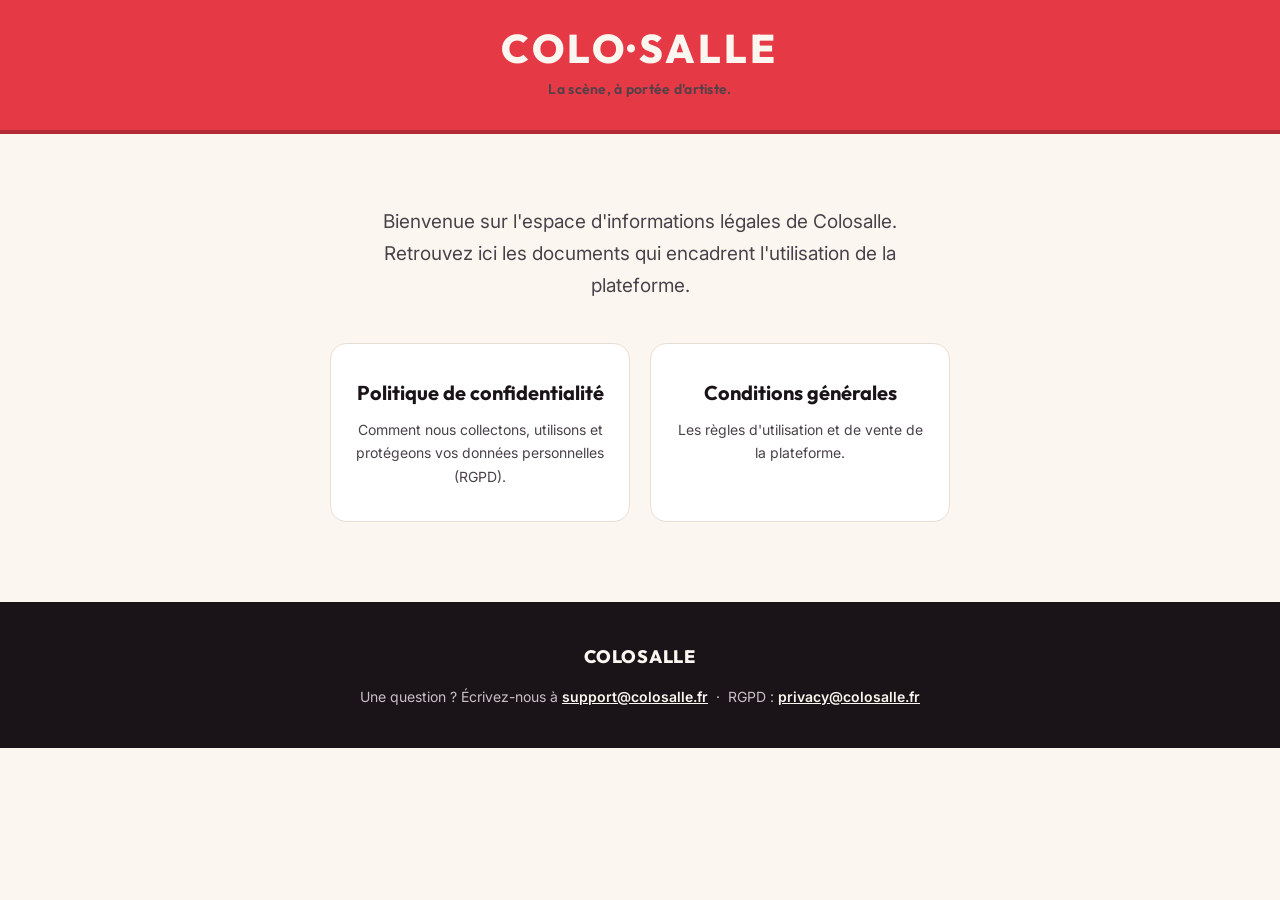
<file: index.html>
<!DOCTYPE html>
<html lang="fr">
<head>
<meta charset="UTF-8">
<meta name="viewport" content="width=device-width, initial-scale=1">
<title>Colosalle — Informations légales</title>
<meta name="description" content="Conditions générales et politique de confidentialité de Colosalle, la marketplace des lieux artistiques.">
<link rel="preconnect" href="https://fonts.googleapis.com">
<link rel="preconnect" href="https://fonts.gstatic.com" crossorigin>
<link href="https://fonts.googleapis.com/css2?family=Outfit:wght@400;600;700;800&family=Inter:wght@400;600;700&display=swap" rel="stylesheet">
<link rel="stylesheet" href="style.css">
</head>
<body class="home">
<header class="site-header">
  <h1 class="wordmark">COLO<span class="dot">·</span><span class="salle">SALLE</span></h1>
  <p class="tagline">La scène, à portée d'artiste.</p>
</header>

<main>
  <p class="lead">Bienvenue sur l'espace d'informations légales de Colosalle. Retrouvez ici les documents qui encadrent l'utilisation de la plateforme.</p>
  <div class="card-grid">
    <a class="card" href="confidentialite.html">
      <h2>Politique de confidentialité</h2>
      <p>Comment nous collectons, utilisons et protégeons vos données personnelles (RGPD).</p>
    </a>
    <a class="card" href="cgu.html">
      <h2>Conditions générales</h2>
      <p>Les règles d'utilisation et de vente de la plateforme.</p>
    </a>
  </div>
</main>

<footer class="site-footer">
  <span class="foot-word">Colosalle</span>
  Une question ? Écrivez-nous à
  <a href="mailto:support@colosalle.fr">support@colosalle.fr</a>
  &nbsp;·&nbsp; RGPD :
  <a href="mailto:privacy@colosalle.fr">privacy@colosalle.fr</a>
</footer>
</body>
</html>
</file>
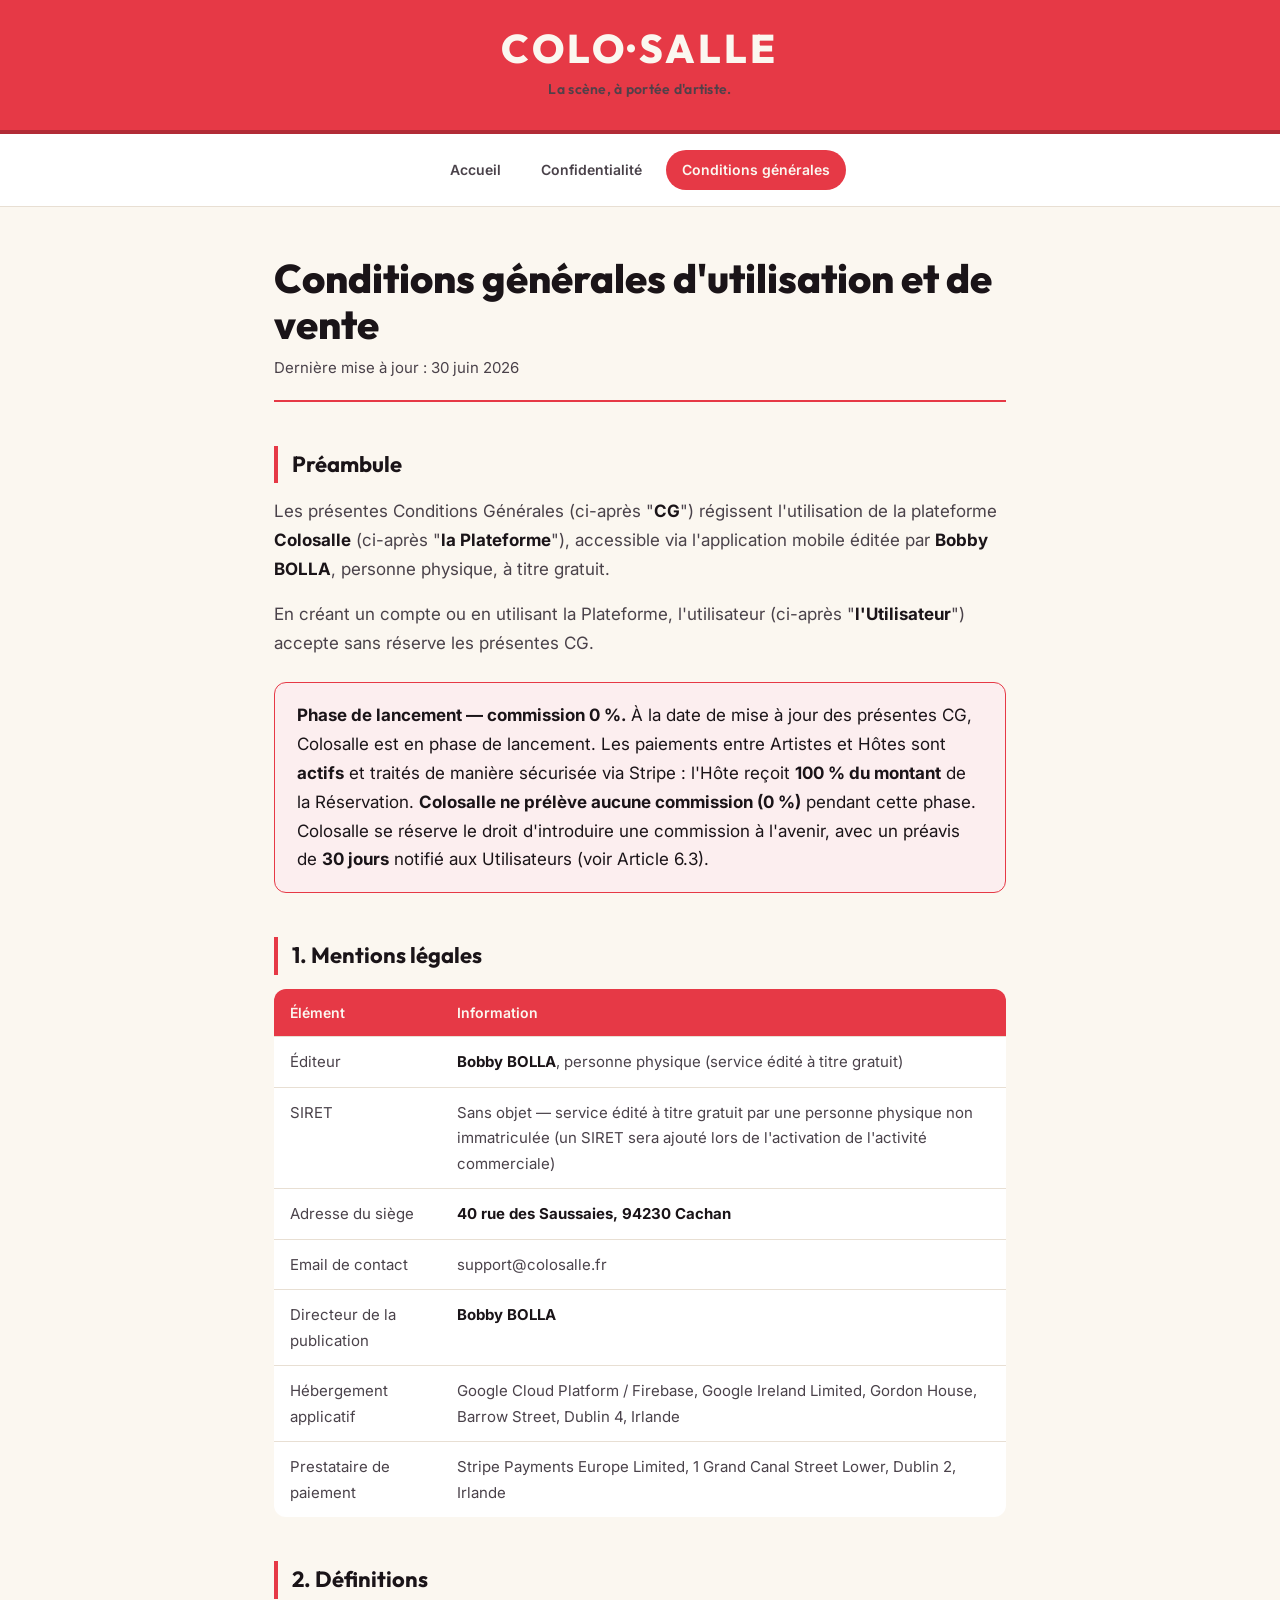
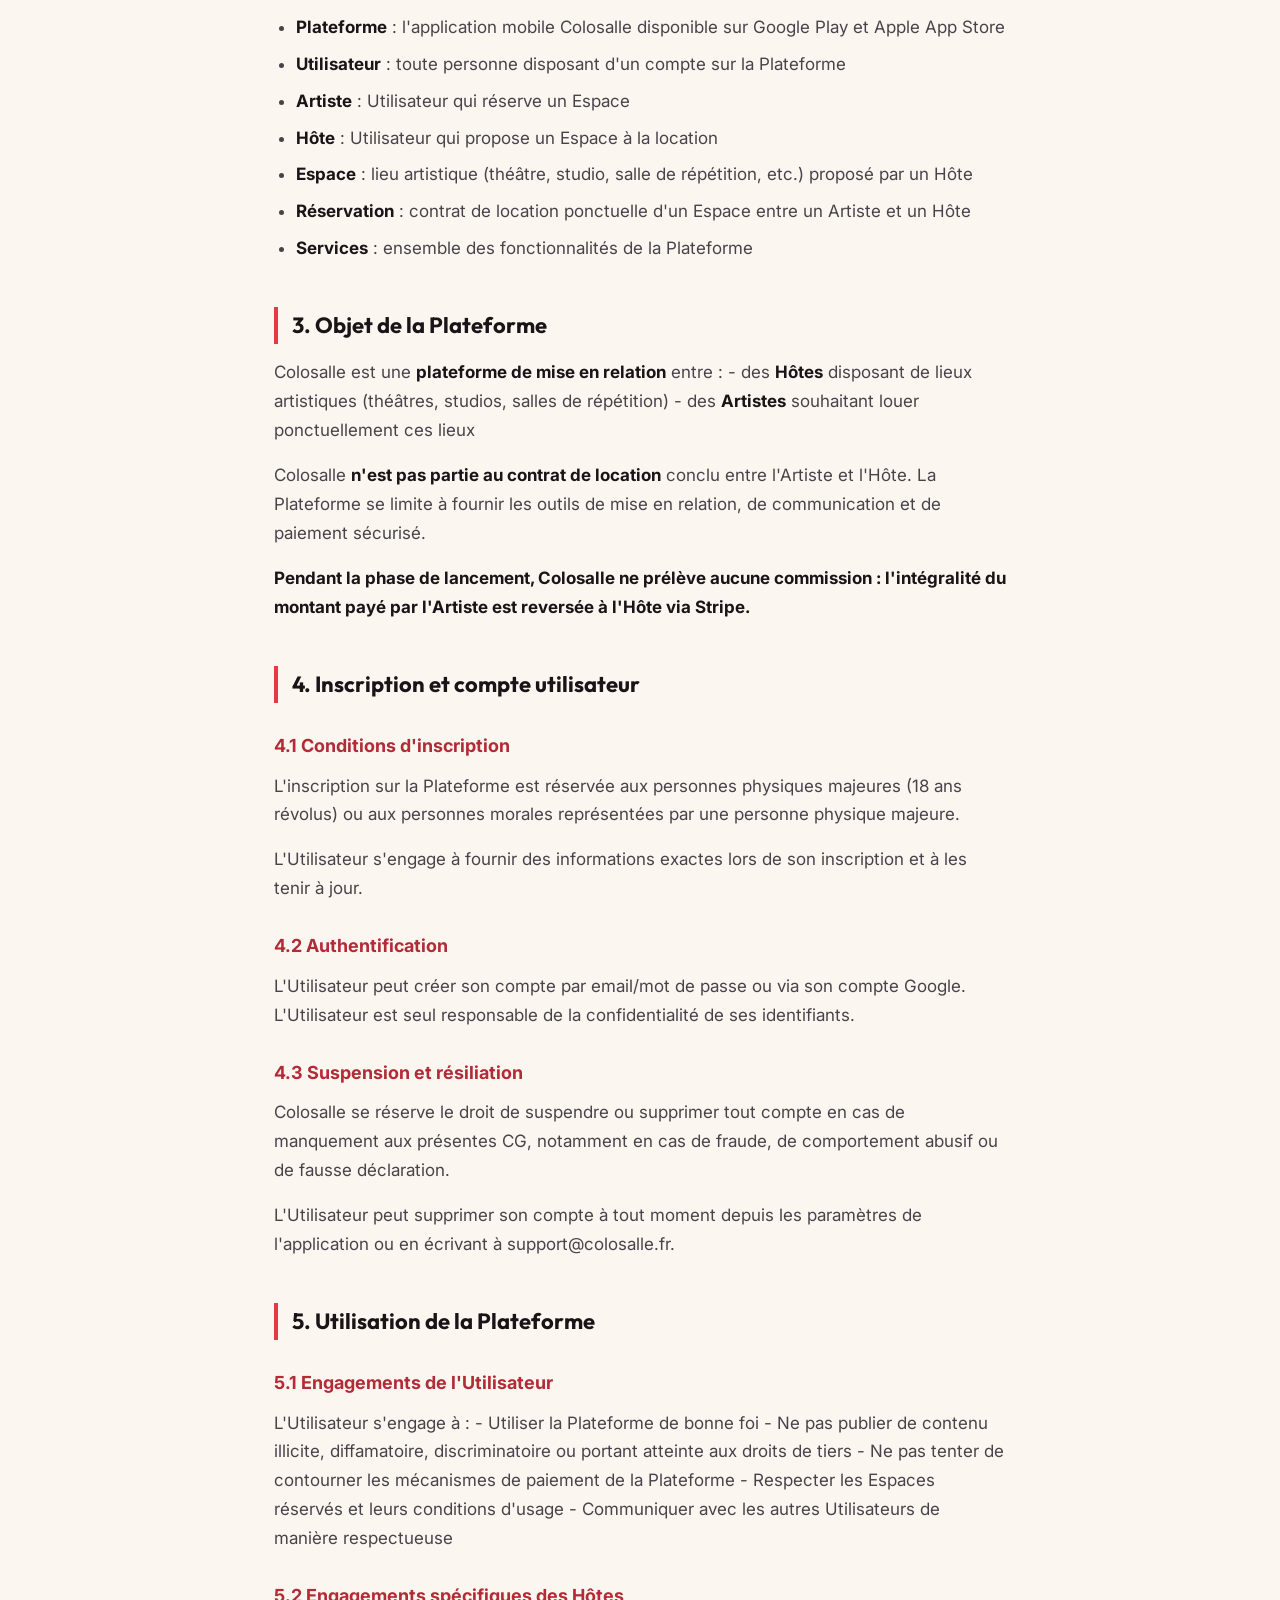
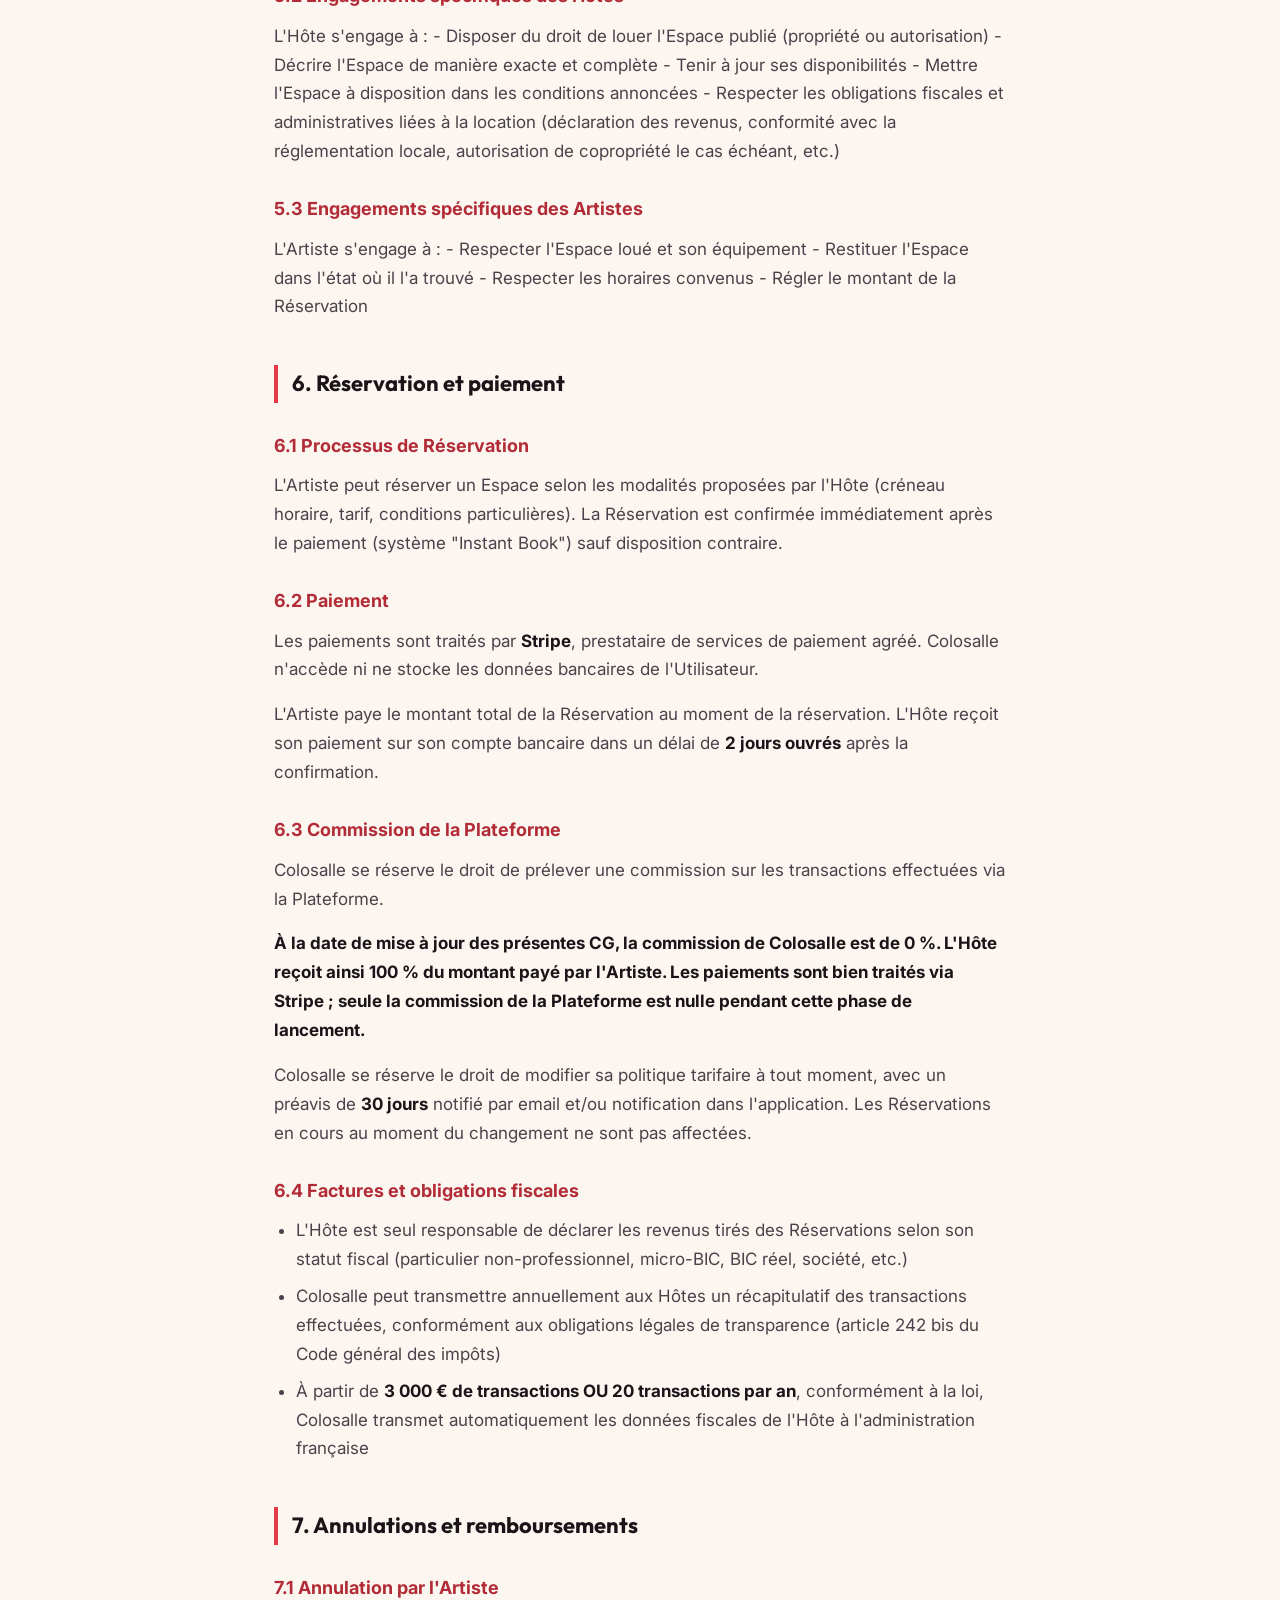
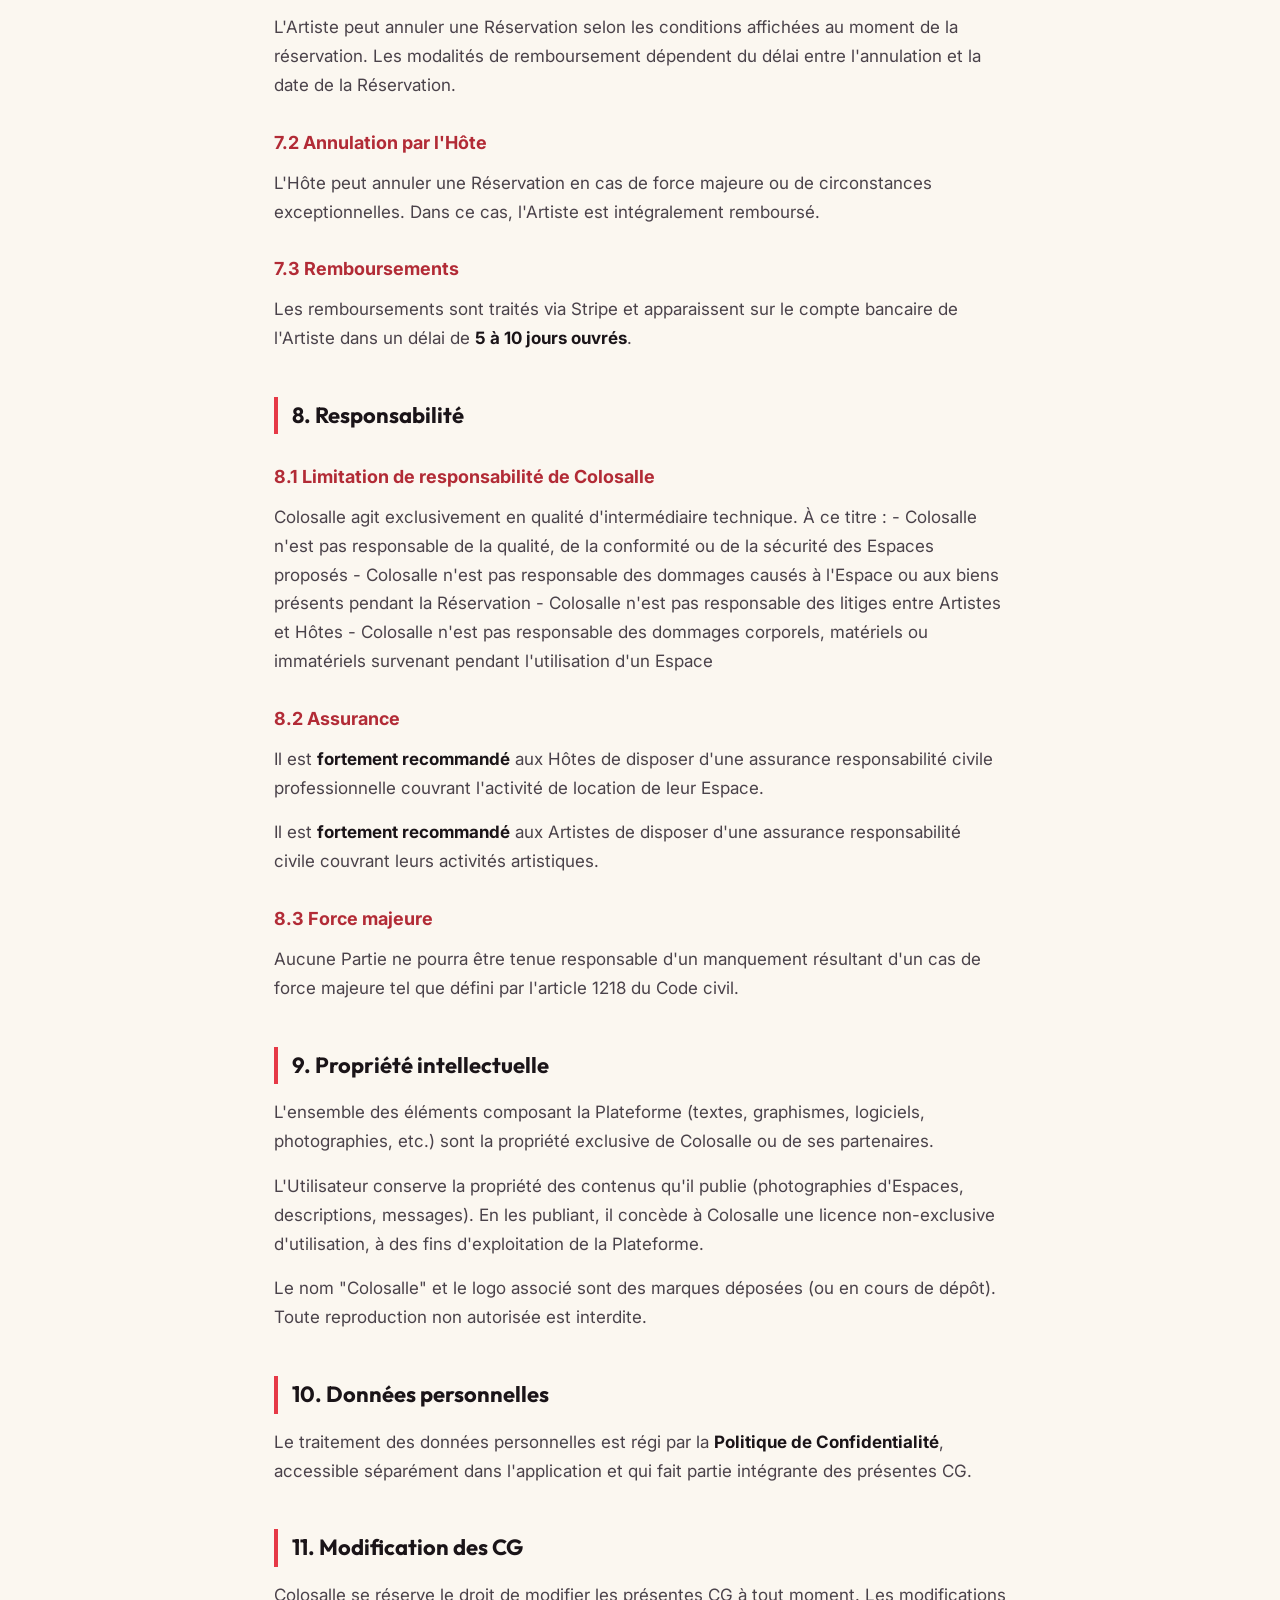
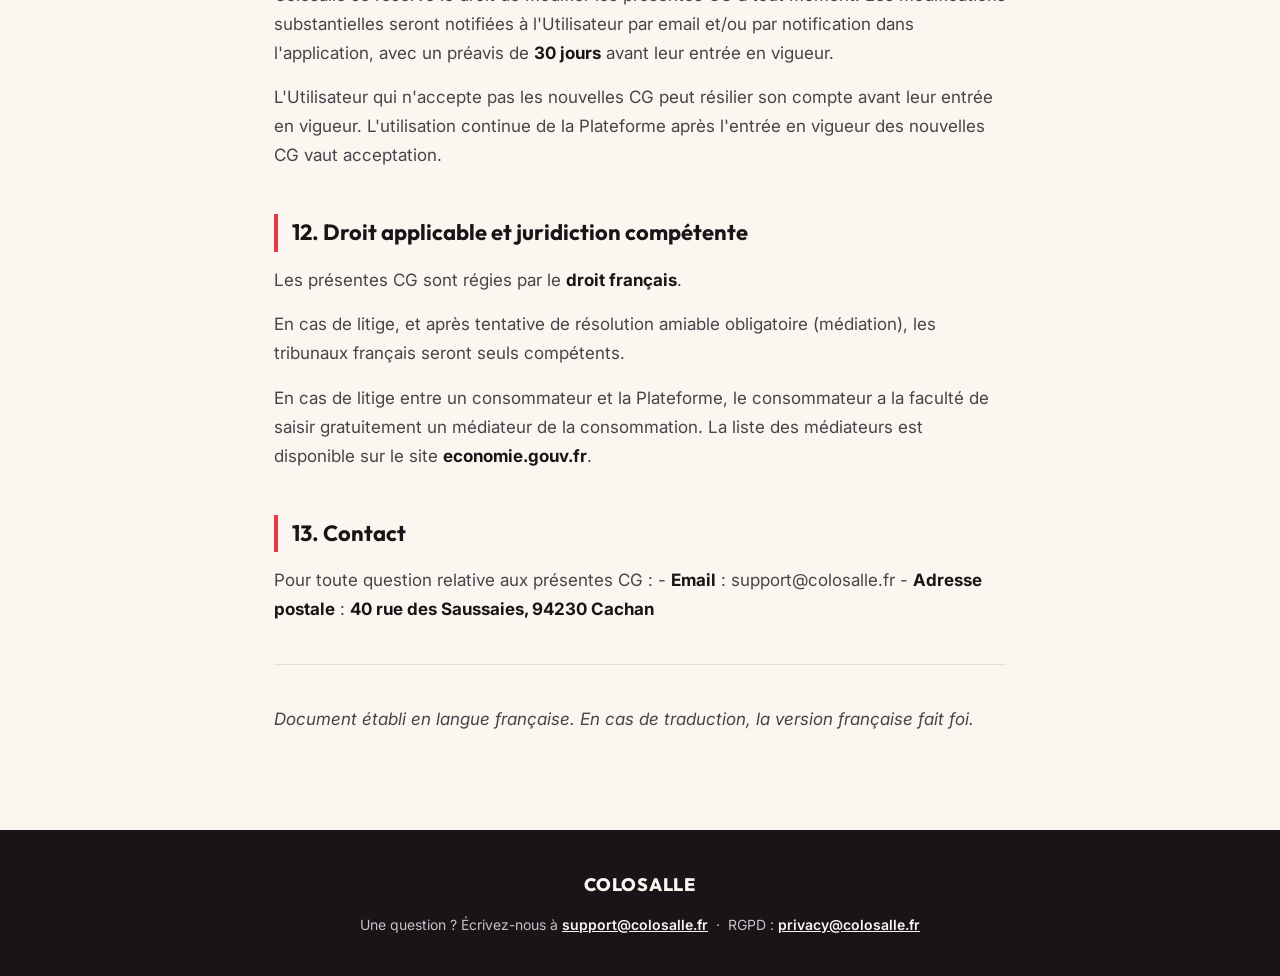
<file: cgu.html>
<!DOCTYPE html>
<html lang="fr">
<head>
<meta charset="UTF-8">
<meta name="viewport" content="width=device-width, initial-scale=1">
<title>Conditions générales — Colosalle</title>
<meta name="description" content="Conditions générales d'utilisation et de vente de Colosalle.">
<link rel="preconnect" href="https://fonts.googleapis.com">
<link rel="preconnect" href="https://fonts.gstatic.com" crossorigin>
<link href="https://fonts.googleapis.com/css2?family=Outfit:wght@400;600;700;800&family=Inter:wght@400;600;700&display=swap" rel="stylesheet">
<link rel="stylesheet" href="style.css">
</head>
<body>
<header class="site-header">
  <a href="index.html"><h1 class="wordmark">COLO<span class="dot">·</span><span class="salle">SALLE</span></h1></a>
  <p class="tagline">La scène, à portée d'artiste.</p>
</header>

<nav class="legal-nav">
  <a href="index.html">Accueil</a>
  <a href="confidentialite.html">Confidentialité</a>
  <a href="cgu.html" class="active">Conditions générales</a>
</nav>

<main>
  <h1>Conditions générales d'utilisation et de vente</h1>
  <p class="maj">Dernière mise à jour : 30 juin 2026</p>
  <h2>Préambule</h2>
<p>Les présentes Conditions Générales (ci-après "<strong>CG</strong>") régissent l'utilisation de la plateforme <strong>Colosalle</strong> (ci-après "<strong>la Plateforme</strong>"), accessible via l'application mobile éditée par <strong>Bobby BOLLA</strong>, personne physique, à titre gratuit.</p>
<p>En créant un compte ou en utilisant la Plateforme, l'utilisateur (ci-après "<strong>l'Utilisateur</strong>") accepte sans réserve les présentes CG.</p>
<div class="callout"><p><strong>Phase de lancement — commission 0 %.</strong> À la date de mise à jour des présentes CG, Colosalle est en phase de lancement. Les paiements entre Artistes et Hôtes sont <strong>actifs</strong> et traités de manière sécurisée via Stripe : l'Hôte reçoit <strong>100 % du montant</strong> de la Réservation. <strong>Colosalle ne prélève aucune commission (0 %)</strong> pendant cette phase. Colosalle se réserve le droit d'introduire une commission à l'avenir, avec un préavis de <strong>30 jours</strong> notifié aux Utilisateurs (voir Article 6.3).</p></div>

<h2>1. Mentions légales</h2>
<div class="table-wrap"><table>
<thead>
<tr>
<th>Élément</th>
<th>Information</th>
</tr>
</thead>
<tbody>
<tr>
<td>Éditeur</td>
<td><strong>Bobby BOLLA</strong>, personne physique (service édité à titre gratuit)</td>
</tr>
<tr>
<td>SIRET</td>
<td>Sans objet — service édité à titre gratuit par une personne physique non immatriculée (un SIRET sera ajouté lors de l'activation de l'activité commerciale)</td>
</tr>
<tr>
<td>Adresse du siège</td>
<td><strong>40 rue des Saussaies, 94230 Cachan</strong></td>
</tr>
<tr>
<td>Email de contact</td>
<td>support@colosalle.fr</td>
</tr>
<tr>
<td>Directeur de la publication</td>
<td><strong>Bobby BOLLA</strong></td>
</tr>
<tr>
<td>Hébergement applicatif</td>
<td>Google Cloud Platform / Firebase, Google Ireland Limited, Gordon House, Barrow Street, Dublin 4, Irlande</td>
</tr>
<tr>
<td>Prestataire de paiement</td>
<td>Stripe Payments Europe Limited, 1 Grand Canal Street Lower, Dublin 2, Irlande</td>
</tr>
</tbody>
</table></div>
<h2>2. Définitions</h2>
<ul>
<li><strong>Plateforme</strong> : l'application mobile Colosalle disponible sur Google Play et Apple App Store</li>
<li><strong>Utilisateur</strong> : toute personne disposant d'un compte sur la Plateforme</li>
<li><strong>Artiste</strong> : Utilisateur qui réserve un Espace</li>
<li><strong>Hôte</strong> : Utilisateur qui propose un Espace à la location</li>
<li><strong>Espace</strong> : lieu artistique (théâtre, studio, salle de répétition, etc.) proposé par un Hôte</li>
<li><strong>Réservation</strong> : contrat de location ponctuelle d'un Espace entre un Artiste et un Hôte</li>
<li><strong>Services</strong> : ensemble des fonctionnalités de la Plateforme</li>
</ul>
<h2>3. Objet de la Plateforme</h2>
<p>Colosalle est une <strong>plateforme de mise en relation</strong> entre :
- des <strong>Hôtes</strong> disposant de lieux artistiques (théâtres, studios, salles de répétition)
- des <strong>Artistes</strong> souhaitant louer ponctuellement ces lieux</p>
<p>Colosalle <strong>n'est pas partie au contrat de location</strong> conclu entre l'Artiste et l'Hôte. La Plateforme se limite à fournir les outils de mise en relation, de communication et de paiement sécurisé.</p>
<p><strong>Pendant la phase de lancement, Colosalle ne prélève aucune commission : l'intégralité du montant payé par l'Artiste est reversée à l'Hôte via Stripe.</strong></p>
<h2>4. Inscription et compte utilisateur</h2>
<h3>4.1 Conditions d'inscription</h3>
<p>L'inscription sur la Plateforme est réservée aux personnes physiques majeures (18 ans révolus) ou aux personnes morales représentées par une personne physique majeure.</p>
<p>L'Utilisateur s'engage à fournir des informations exactes lors de son inscription et à les tenir à jour.</p>
<h3>4.2 Authentification</h3>
<p>L'Utilisateur peut créer son compte par email/mot de passe ou via son compte Google. L'Utilisateur est seul responsable de la confidentialité de ses identifiants.</p>
<h3>4.3 Suspension et résiliation</h3>
<p>Colosalle se réserve le droit de suspendre ou supprimer tout compte en cas de manquement aux présentes CG, notamment en cas de fraude, de comportement abusif ou de fausse déclaration.</p>
<p>L'Utilisateur peut supprimer son compte à tout moment depuis les paramètres de l'application ou en écrivant à support@colosalle.fr.</p>
<h2>5. Utilisation de la Plateforme</h2>
<h3>5.1 Engagements de l'Utilisateur</h3>
<p>L'Utilisateur s'engage à :
- Utiliser la Plateforme de bonne foi
- Ne pas publier de contenu illicite, diffamatoire, discriminatoire ou portant atteinte aux droits de tiers
- Ne pas tenter de contourner les mécanismes de paiement de la Plateforme
- Respecter les Espaces réservés et leurs conditions d'usage
- Communiquer avec les autres Utilisateurs de manière respectueuse</p>
<h3>5.2 Engagements spécifiques des Hôtes</h3>
<p>L'Hôte s'engage à :
- Disposer du droit de louer l'Espace publié (propriété ou autorisation)
- Décrire l'Espace de manière exacte et complète
- Tenir à jour ses disponibilités
- Mettre l'Espace à disposition dans les conditions annoncées
- Respecter les obligations fiscales et administratives liées à la location (déclaration des revenus, conformité avec la réglementation locale, autorisation de copropriété le cas échéant, etc.)</p>
<h3>5.3 Engagements spécifiques des Artistes</h3>
<p>L'Artiste s'engage à :
- Respecter l'Espace loué et son équipement
- Restituer l'Espace dans l'état où il l'a trouvé
- Respecter les horaires convenus
- Régler le montant de la Réservation</p>
<h2>6. Réservation et paiement</h2>
<h3>6.1 Processus de Réservation</h3>
<p>L'Artiste peut réserver un Espace selon les modalités proposées par l'Hôte (créneau horaire, tarif, conditions particulières). La Réservation est confirmée immédiatement après le paiement (système "Instant Book") sauf disposition contraire.</p>
<h3>6.2 Paiement</h3>
<p>Les paiements sont traités par <strong>Stripe</strong>, prestataire de services de paiement agréé. Colosalle n'accède ni ne stocke les données bancaires de l'Utilisateur.</p>
<p>L'Artiste paye le montant total de la Réservation au moment de la réservation. L'Hôte reçoit son paiement sur son compte bancaire dans un délai de <strong>2 jours ouvrés</strong> après la confirmation.</p>
<h3>6.3 Commission de la Plateforme</h3>
<p>Colosalle se réserve le droit de prélever une commission sur les transactions effectuées via la Plateforme.</p>
<p><strong>À la date de mise à jour des présentes CG, la commission de Colosalle est de 0 %. L'Hôte reçoit ainsi 100 % du montant payé par l'Artiste. Les paiements sont bien traités via Stripe ; seule la commission de la Plateforme est nulle pendant cette phase de lancement.</strong></p>
<p>Colosalle se réserve le droit de modifier sa politique tarifaire à tout moment, avec un préavis de <strong>30 jours</strong> notifié par email et/ou notification dans l'application. Les Réservations en cours au moment du changement ne sont pas affectées.</p>
<h3>6.4 Factures et obligations fiscales</h3>
<ul>
<li>L'Hôte est seul responsable de déclarer les revenus tirés des Réservations selon son statut fiscal (particulier non-professionnel, micro-BIC, BIC réel, société, etc.)</li>
<li>Colosalle peut transmettre annuellement aux Hôtes un récapitulatif des transactions effectuées, conformément aux obligations légales de transparence (article 242 bis du Code général des impôts)</li>
<li>À partir de <strong>3 000 € de transactions OU 20 transactions par an</strong>, conformément à la loi, Colosalle transmet automatiquement les données fiscales de l'Hôte à l'administration française</li>
</ul>
<h2>7. Annulations et remboursements</h2>
<h3>7.1 Annulation par l'Artiste</h3>
<p>L'Artiste peut annuler une Réservation selon les conditions affichées au moment de la réservation. Les modalités de remboursement dépendent du délai entre l'annulation et la date de la Réservation.</p>
<h3>7.2 Annulation par l'Hôte</h3>
<p>L'Hôte peut annuler une Réservation en cas de force majeure ou de circonstances exceptionnelles. Dans ce cas, l'Artiste est intégralement remboursé.</p>
<h3>7.3 Remboursements</h3>
<p>Les remboursements sont traités via Stripe et apparaissent sur le compte bancaire de l'Artiste dans un délai de <strong>5 à 10 jours ouvrés</strong>.</p>
<h2>8. Responsabilité</h2>
<h3>8.1 Limitation de responsabilité de Colosalle</h3>
<p>Colosalle agit exclusivement en qualité d'intermédiaire technique. À ce titre :
- Colosalle n'est pas responsable de la qualité, de la conformité ou de la sécurité des Espaces proposés
- Colosalle n'est pas responsable des dommages causés à l'Espace ou aux biens présents pendant la Réservation
- Colosalle n'est pas responsable des litiges entre Artistes et Hôtes
- Colosalle n'est pas responsable des dommages corporels, matériels ou immatériels survenant pendant l'utilisation d'un Espace</p>
<h3>8.2 Assurance</h3>
<p>Il est <strong>fortement recommandé</strong> aux Hôtes de disposer d'une assurance responsabilité civile professionnelle couvrant l'activité de location de leur Espace.</p>
<p>Il est <strong>fortement recommandé</strong> aux Artistes de disposer d'une assurance responsabilité civile couvrant leurs activités artistiques.</p>
<h3>8.3 Force majeure</h3>
<p>Aucune Partie ne pourra être tenue responsable d'un manquement résultant d'un cas de force majeure tel que défini par l'article 1218 du Code civil.</p>
<h2>9. Propriété intellectuelle</h2>
<p>L'ensemble des éléments composant la Plateforme (textes, graphismes, logiciels, photographies, etc.) sont la propriété exclusive de Colosalle ou de ses partenaires.</p>
<p>L'Utilisateur conserve la propriété des contenus qu'il publie (photographies d'Espaces, descriptions, messages). En les publiant, il concède à Colosalle une licence non-exclusive d'utilisation, à des fins d'exploitation de la Plateforme.</p>
<p>Le nom "Colosalle" et le logo associé sont des marques déposées (ou en cours de dépôt). Toute reproduction non autorisée est interdite.</p>
<h2>10. Données personnelles</h2>
<p>Le traitement des données personnelles est régi par la <strong>Politique de Confidentialité</strong>, accessible séparément dans l'application et qui fait partie intégrante des présentes CG.</p>
<h2>11. Modification des CG</h2>
<p>Colosalle se réserve le droit de modifier les présentes CG à tout moment. Les modifications substantielles seront notifiées à l'Utilisateur par email et/ou par notification dans l'application, avec un préavis de <strong>30 jours</strong> avant leur entrée en vigueur.</p>
<p>L'Utilisateur qui n'accepte pas les nouvelles CG peut résilier son compte avant leur entrée en vigueur. L'utilisation continue de la Plateforme après l'entrée en vigueur des nouvelles CG vaut acceptation.</p>
<h2>12. Droit applicable et juridiction compétente</h2>
<p>Les présentes CG sont régies par le <strong>droit français</strong>.</p>
<p>En cas de litige, et après tentative de résolution amiable obligatoire (médiation), les tribunaux français seront seuls compétents.</p>
<p>En cas de litige entre un consommateur et la Plateforme, le consommateur a la faculté de saisir gratuitement un médiateur de la consommation. La liste des médiateurs est disponible sur le site <strong>economie.gouv.fr</strong>.</p>
<h2>13. Contact</h2>
<p>Pour toute question relative aux présentes CG :
- <strong>Email</strong> : support@colosalle.fr
- <strong>Adresse postale</strong> : <strong>40 rue des Saussaies, 94230 Cachan</strong></p>
<hr />
<p><em>Document établi en langue française. En cas de traduction, la version française fait foi.</em></p>
</main>

<footer class="site-footer">
  <span class="foot-word">Colosalle</span>
  Une question ? Écrivez-nous à
  <a href="mailto:support@colosalle.fr">support@colosalle.fr</a>
  &nbsp;·&nbsp; RGPD :
  <a href="mailto:privacy@colosalle.fr">privacy@colosalle.fr</a>
</footer>
</body>
</html>
</file>
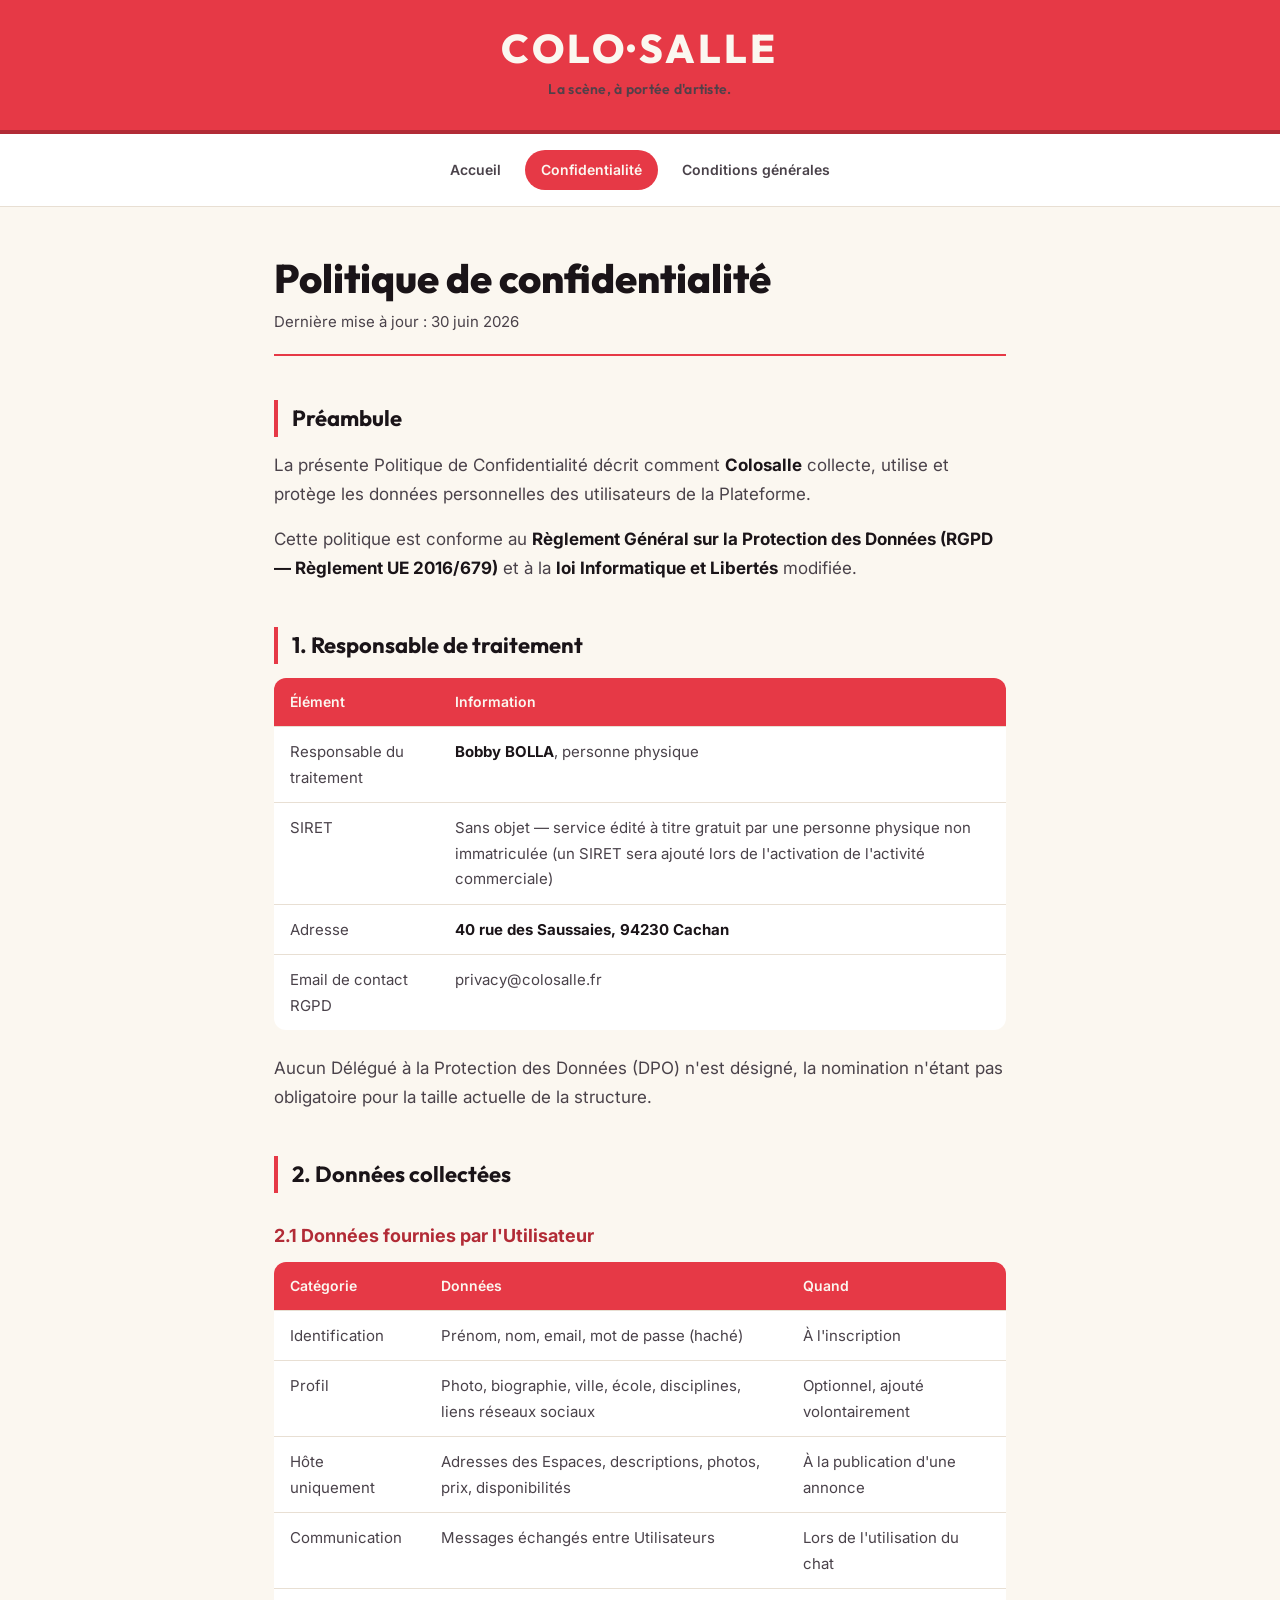
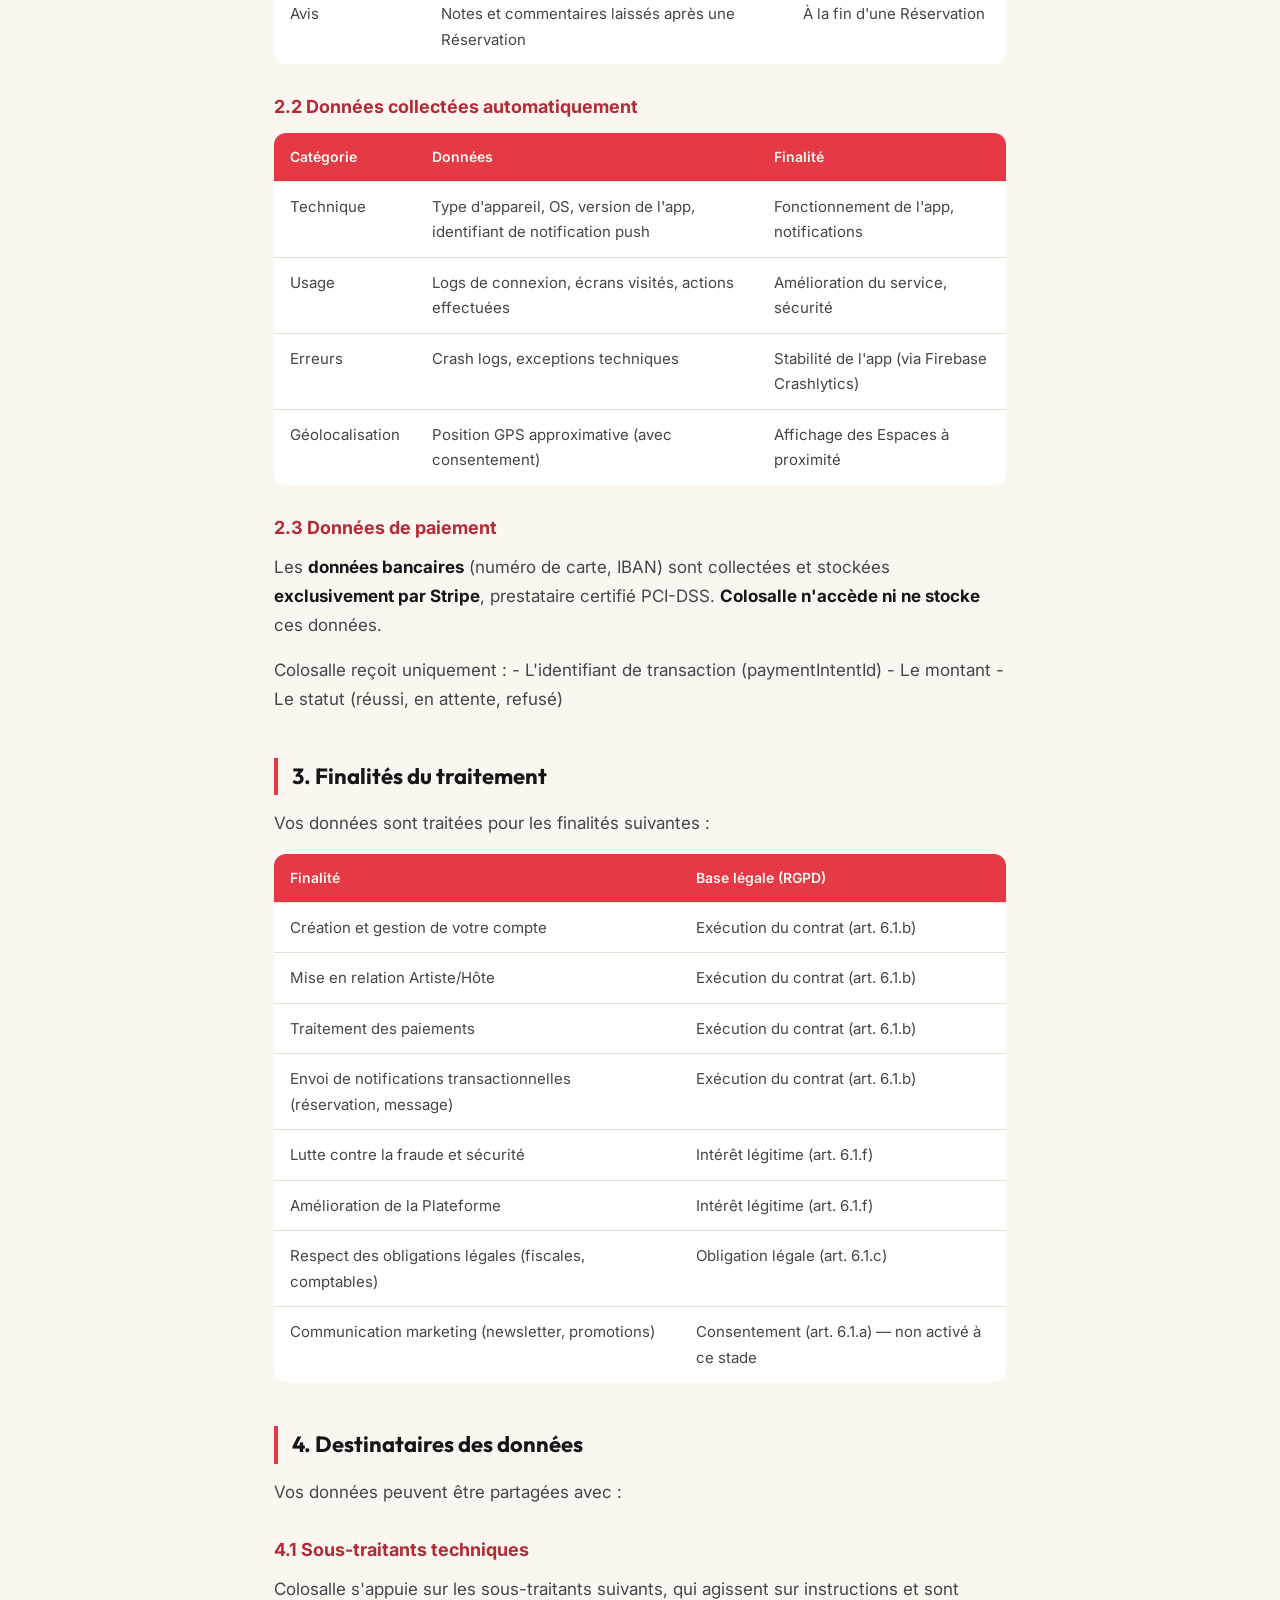
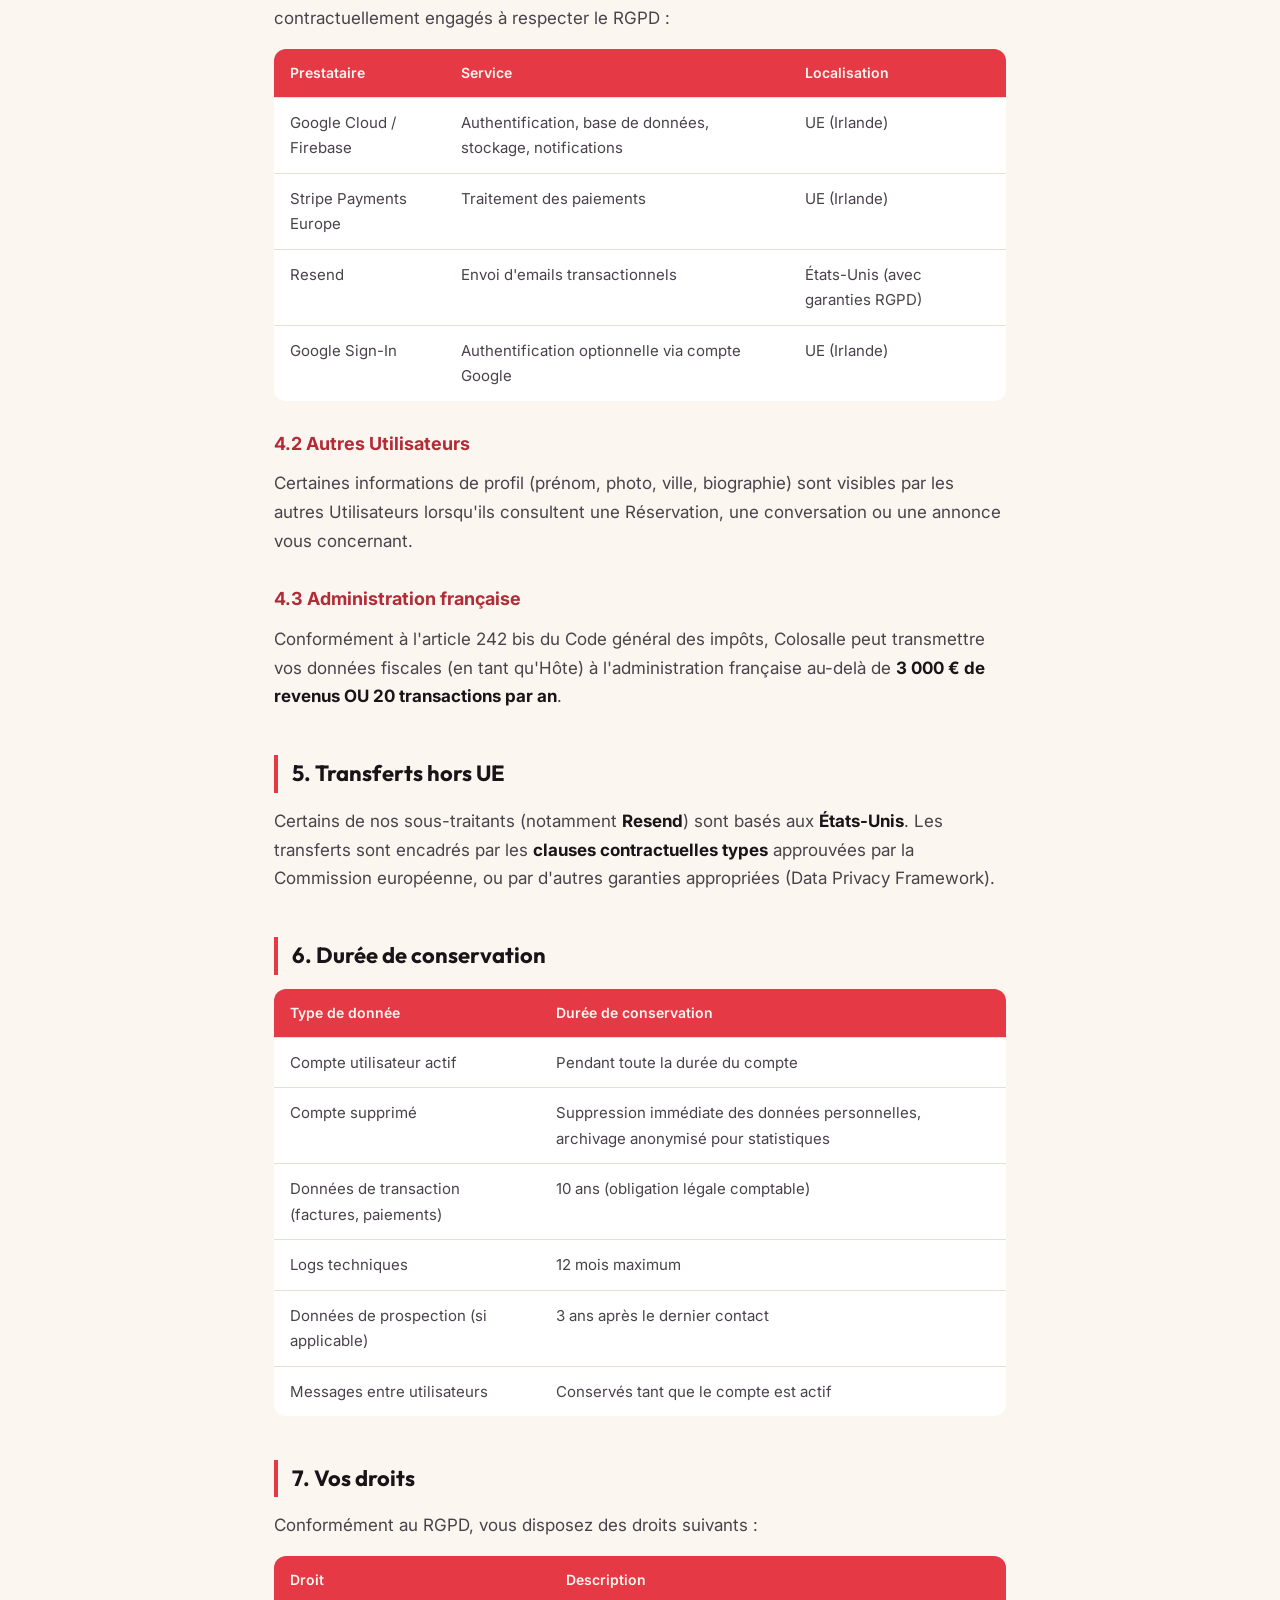
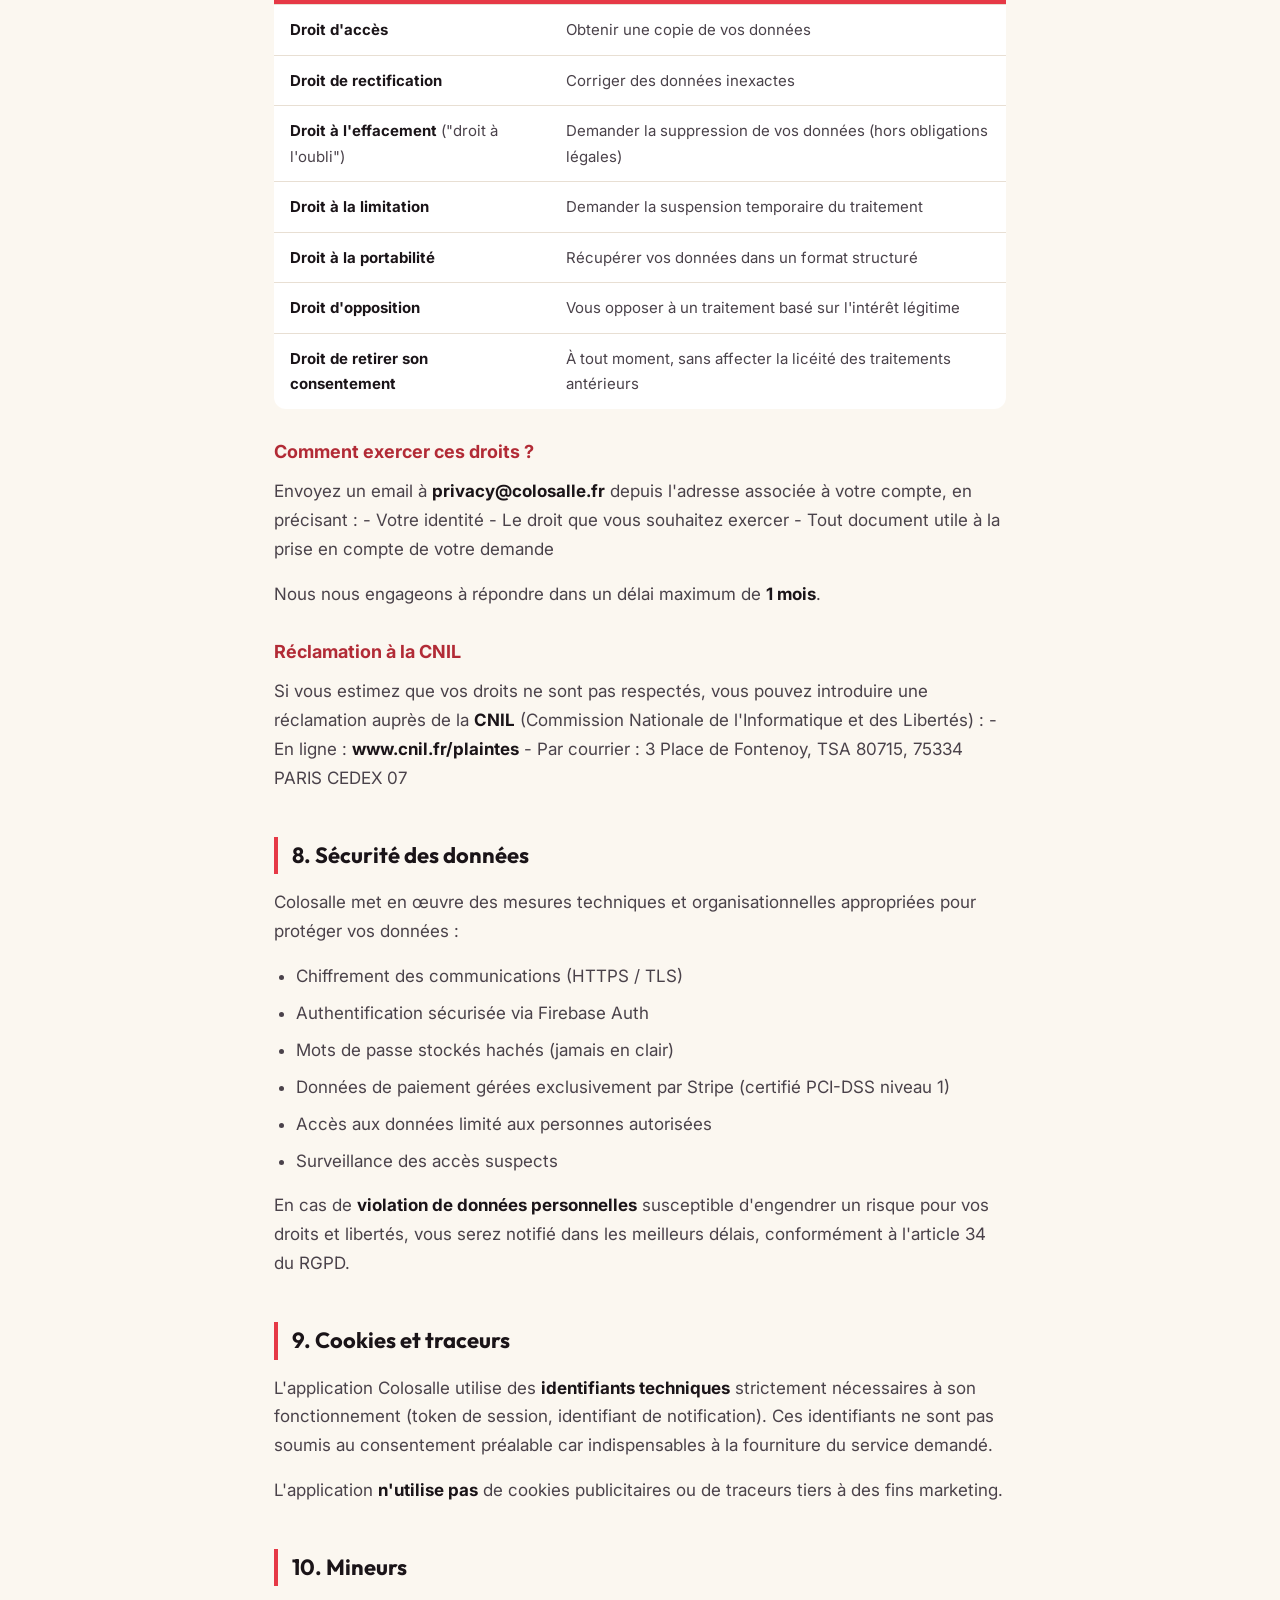
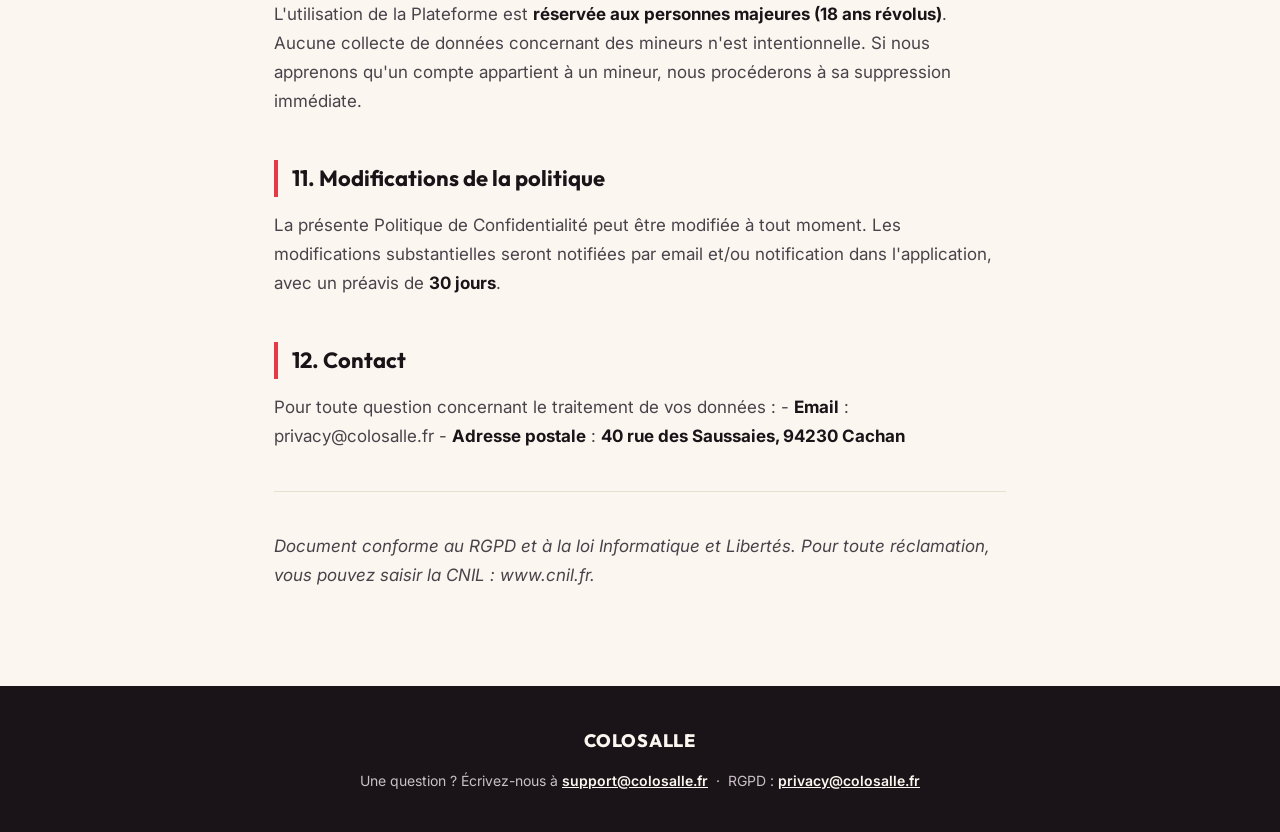
<file: confidentialite.html>
<!DOCTYPE html>
<html lang="fr">
<head>
<meta charset="UTF-8">
<meta name="viewport" content="width=device-width, initial-scale=1">
<title>Politique de confidentialité — Colosalle</title>
<meta name="description" content="Politique de confidentialité de Colosalle, conforme au RGPD.">
<link rel="preconnect" href="https://fonts.googleapis.com">
<link rel="preconnect" href="https://fonts.gstatic.com" crossorigin>
<link href="https://fonts.googleapis.com/css2?family=Outfit:wght@400;600;700;800&family=Inter:wght@400;600;700&display=swap" rel="stylesheet">
<link rel="stylesheet" href="style.css">
</head>
<body>
<header class="site-header">
  <a href="index.html"><h1 class="wordmark">COLO<span class="dot">·</span><span class="salle">SALLE</span></h1></a>
  <p class="tagline">La scène, à portée d'artiste.</p>
</header>

<nav class="legal-nav">
  <a href="index.html">Accueil</a>
  <a href="confidentialite.html" class="active">Confidentialité</a>
  <a href="cgu.html">Conditions générales</a>
</nav>

<main>
  <h1>Politique de confidentialité</h1>
  <p class="maj">Dernière mise à jour : 30 juin 2026</p>
  <h2>Préambule</h2>
<p>La présente Politique de Confidentialité décrit comment <strong>Colosalle</strong> collecte, utilise et protège les données personnelles des utilisateurs de la Plateforme.</p>
<p>Cette politique est conforme au <strong>Règlement Général sur la Protection des Données (RGPD — Règlement UE 2016/679)</strong> et à la <strong>loi Informatique et Libertés</strong> modifiée.</p>
<h2>1. Responsable de traitement</h2>
<div class="table-wrap"><table>
<thead>
<tr>
<th>Élément</th>
<th>Information</th>
</tr>
</thead>
<tbody>
<tr>
<td>Responsable du traitement</td>
<td><strong>Bobby BOLLA</strong>, personne physique</td>
</tr>
<tr>
<td>SIRET</td>
<td>Sans objet — service édité à titre gratuit par une personne physique non immatriculée (un SIRET sera ajouté lors de l'activation de l'activité commerciale)</td>
</tr>
<tr>
<td>Adresse</td>
<td><strong>40 rue des Saussaies, 94230 Cachan</strong></td>
</tr>
<tr>
<td>Email de contact RGPD</td>
<td>privacy@colosalle.fr</td>
</tr>
</tbody>
</table></div>
<p>Aucun Délégué à la Protection des Données (DPO) n'est désigné, la nomination n'étant pas obligatoire pour la taille actuelle de la structure.</p>
<h2>2. Données collectées</h2>
<h3>2.1 Données fournies par l'Utilisateur</h3>
<div class="table-wrap"><table>
<thead>
<tr>
<th>Catégorie</th>
<th>Données</th>
<th>Quand</th>
</tr>
</thead>
<tbody>
<tr>
<td>Identification</td>
<td>Prénom, nom, email, mot de passe (haché)</td>
<td>À l'inscription</td>
</tr>
<tr>
<td>Profil</td>
<td>Photo, biographie, ville, école, disciplines, liens réseaux sociaux</td>
<td>Optionnel, ajouté volontairement</td>
</tr>
<tr>
<td>Hôte uniquement</td>
<td>Adresses des Espaces, descriptions, photos, prix, disponibilités</td>
<td>À la publication d'une annonce</td>
</tr>
<tr>
<td>Communication</td>
<td>Messages échangés entre Utilisateurs</td>
<td>Lors de l'utilisation du chat</td>
</tr>
<tr>
<td>Avis</td>
<td>Notes et commentaires laissés après une Réservation</td>
<td>À la fin d'une Réservation</td>
</tr>
</tbody>
</table></div>
<h3>2.2 Données collectées automatiquement</h3>
<div class="table-wrap"><table>
<thead>
<tr>
<th>Catégorie</th>
<th>Données</th>
<th>Finalité</th>
</tr>
</thead>
<tbody>
<tr>
<td>Technique</td>
<td>Type d'appareil, OS, version de l'app, identifiant de notification push</td>
<td>Fonctionnement de l'app, notifications</td>
</tr>
<tr>
<td>Usage</td>
<td>Logs de connexion, écrans visités, actions effectuées</td>
<td>Amélioration du service, sécurité</td>
</tr>
<tr>
<td>Erreurs</td>
<td>Crash logs, exceptions techniques</td>
<td>Stabilité de l'app (via Firebase Crashlytics)</td>
</tr>
<tr>
<td>Géolocalisation</td>
<td>Position GPS approximative (avec consentement)</td>
<td>Affichage des Espaces à proximité</td>
</tr>
</tbody>
</table></div>
<h3>2.3 Données de paiement</h3>
<p>Les <strong>données bancaires</strong> (numéro de carte, IBAN) sont collectées et stockées <strong>exclusivement par Stripe</strong>, prestataire certifié PCI-DSS. <strong>Colosalle n'accède ni ne stocke</strong> ces données.</p>
<p>Colosalle reçoit uniquement :
- L'identifiant de transaction (paymentIntentId)
- Le montant
- Le statut (réussi, en attente, refusé)</p>
<h2>3. Finalités du traitement</h2>
<p>Vos données sont traitées pour les finalités suivantes :</p>
<div class="table-wrap"><table>
<thead>
<tr>
<th>Finalité</th>
<th>Base légale (RGPD)</th>
</tr>
</thead>
<tbody>
<tr>
<td>Création et gestion de votre compte</td>
<td>Exécution du contrat (art. 6.1.b)</td>
</tr>
<tr>
<td>Mise en relation Artiste/Hôte</td>
<td>Exécution du contrat (art. 6.1.b)</td>
</tr>
<tr>
<td>Traitement des paiements</td>
<td>Exécution du contrat (art. 6.1.b)</td>
</tr>
<tr>
<td>Envoi de notifications transactionnelles (réservation, message)</td>
<td>Exécution du contrat (art. 6.1.b)</td>
</tr>
<tr>
<td>Lutte contre la fraude et sécurité</td>
<td>Intérêt légitime (art. 6.1.f)</td>
</tr>
<tr>
<td>Amélioration de la Plateforme</td>
<td>Intérêt légitime (art. 6.1.f)</td>
</tr>
<tr>
<td>Respect des obligations légales (fiscales, comptables)</td>
<td>Obligation légale (art. 6.1.c)</td>
</tr>
<tr>
<td>Communication marketing (newsletter, promotions)</td>
<td>Consentement (art. 6.1.a) — non activé à ce stade</td>
</tr>
</tbody>
</table></div>
<h2>4. Destinataires des données</h2>
<p>Vos données peuvent être partagées avec :</p>
<h3>4.1 Sous-traitants techniques</h3>
<p>Colosalle s'appuie sur les sous-traitants suivants, qui agissent sur instructions et sont contractuellement engagés à respecter le RGPD :</p>
<div class="table-wrap"><table>
<thead>
<tr>
<th>Prestataire</th>
<th>Service</th>
<th>Localisation</th>
</tr>
</thead>
<tbody>
<tr>
<td>Google Cloud / Firebase</td>
<td>Authentification, base de données, stockage, notifications</td>
<td>UE (Irlande)</td>
</tr>
<tr>
<td>Stripe Payments Europe</td>
<td>Traitement des paiements</td>
<td>UE (Irlande)</td>
</tr>
<tr>
<td>Resend</td>
<td>Envoi d'emails transactionnels</td>
<td>États-Unis (avec garanties RGPD)</td>
</tr>
<tr>
<td>Google Sign-In</td>
<td>Authentification optionnelle via compte Google</td>
<td>UE (Irlande)</td>
</tr>
</tbody>
</table></div>
<h3>4.2 Autres Utilisateurs</h3>
<p>Certaines informations de profil (prénom, photo, ville, biographie) sont visibles par les autres Utilisateurs lorsqu'ils consultent une Réservation, une conversation ou une annonce vous concernant.</p>
<h3>4.3 Administration française</h3>
<p>Conformément à l'article 242 bis du Code général des impôts, Colosalle peut transmettre vos données fiscales (en tant qu'Hôte) à l'administration française au-delà de <strong>3 000 € de revenus OU 20 transactions par an</strong>.</p>
<h2>5. Transferts hors UE</h2>
<p>Certains de nos sous-traitants (notamment <strong>Resend</strong>) sont basés aux <strong>États-Unis</strong>. Les transferts sont encadrés par les <strong>clauses contractuelles types</strong> approuvées par la Commission européenne, ou par d'autres garanties appropriées (Data Privacy Framework).</p>
<h2>6. Durée de conservation</h2>
<div class="table-wrap"><table>
<thead>
<tr>
<th>Type de donnée</th>
<th>Durée de conservation</th>
</tr>
</thead>
<tbody>
<tr>
<td>Compte utilisateur actif</td>
<td>Pendant toute la durée du compte</td>
</tr>
<tr>
<td>Compte supprimé</td>
<td>Suppression immédiate des données personnelles, archivage anonymisé pour statistiques</td>
</tr>
<tr>
<td>Données de transaction (factures, paiements)</td>
<td>10 ans (obligation légale comptable)</td>
</tr>
<tr>
<td>Logs techniques</td>
<td>12 mois maximum</td>
</tr>
<tr>
<td>Données de prospection (si applicable)</td>
<td>3 ans après le dernier contact</td>
</tr>
<tr>
<td>Messages entre utilisateurs</td>
<td>Conservés tant que le compte est actif</td>
</tr>
</tbody>
</table></div>
<h2>7. Vos droits</h2>
<p>Conformément au RGPD, vous disposez des droits suivants :</p>
<div class="table-wrap"><table>
<thead>
<tr>
<th>Droit</th>
<th>Description</th>
</tr>
</thead>
<tbody>
<tr>
<td><strong>Droit d'accès</strong></td>
<td>Obtenir une copie de vos données</td>
</tr>
<tr>
<td><strong>Droit de rectification</strong></td>
<td>Corriger des données inexactes</td>
</tr>
<tr>
<td><strong>Droit à l'effacement</strong> ("droit à l'oubli")</td>
<td>Demander la suppression de vos données (hors obligations légales)</td>
</tr>
<tr>
<td><strong>Droit à la limitation</strong></td>
<td>Demander la suspension temporaire du traitement</td>
</tr>
<tr>
<td><strong>Droit à la portabilité</strong></td>
<td>Récupérer vos données dans un format structuré</td>
</tr>
<tr>
<td><strong>Droit d'opposition</strong></td>
<td>Vous opposer à un traitement basé sur l'intérêt légitime</td>
</tr>
<tr>
<td><strong>Droit de retirer son consentement</strong></td>
<td>À tout moment, sans affecter la licéité des traitements antérieurs</td>
</tr>
</tbody>
</table></div>
<h3>Comment exercer ces droits ?</h3>
<p>Envoyez un email à <strong>privacy@colosalle.fr</strong> depuis l'adresse associée à votre compte, en précisant :
- Votre identité
- Le droit que vous souhaitez exercer
- Tout document utile à la prise en compte de votre demande</p>
<p>Nous nous engageons à répondre dans un délai maximum de <strong>1 mois</strong>.</p>
<h3>Réclamation à la CNIL</h3>
<p>Si vous estimez que vos droits ne sont pas respectés, vous pouvez introduire une réclamation auprès de la <strong>CNIL</strong> (Commission Nationale de l'Informatique et des Libertés) :
- En ligne : <strong>www.cnil.fr/plaintes</strong>
- Par courrier : 3 Place de Fontenoy, TSA 80715, 75334 PARIS CEDEX 07</p>
<h2>8. Sécurité des données</h2>
<p>Colosalle met en œuvre des mesures techniques et organisationnelles appropriées pour protéger vos données :</p>
<ul>
<li>Chiffrement des communications (HTTPS / TLS)</li>
<li>Authentification sécurisée via Firebase Auth</li>
<li>Mots de passe stockés hachés (jamais en clair)</li>
<li>Données de paiement gérées exclusivement par Stripe (certifié PCI-DSS niveau 1)</li>
<li>Accès aux données limité aux personnes autorisées</li>
<li>Surveillance des accès suspects</li>
</ul>
<p>En cas de <strong>violation de données personnelles</strong> susceptible d'engendrer un risque pour vos droits et libertés, vous serez notifié dans les meilleurs délais, conformément à l'article 34 du RGPD.</p>
<h2>9. Cookies et traceurs</h2>
<p>L'application Colosalle utilise des <strong>identifiants techniques</strong> strictement nécessaires à son fonctionnement (token de session, identifiant de notification). Ces identifiants ne sont pas soumis au consentement préalable car indispensables à la fourniture du service demandé.</p>
<p>L'application <strong>n'utilise pas</strong> de cookies publicitaires ou de traceurs tiers à des fins marketing.</p>
<h2>10. Mineurs</h2>
<p>L'utilisation de la Plateforme est <strong>réservée aux personnes majeures (18 ans révolus)</strong>. Aucune collecte de données concernant des mineurs n'est intentionnelle. Si nous apprenons qu'un compte appartient à un mineur, nous procéderons à sa suppression immédiate.</p>
<h2>11. Modifications de la politique</h2>
<p>La présente Politique de Confidentialité peut être modifiée à tout moment. Les modifications substantielles seront notifiées par email et/ou notification dans l'application, avec un préavis de <strong>30 jours</strong>.</p>
<h2>12. Contact</h2>
<p>Pour toute question concernant le traitement de vos données :
- <strong>Email</strong> : privacy@colosalle.fr
- <strong>Adresse postale</strong> : <strong>40 rue des Saussaies, 94230 Cachan</strong></p>
<hr />
<p><em>Document conforme au RGPD et à la loi Informatique et Libertés. Pour toute réclamation, vous pouvez saisir la CNIL : www.cnil.fr.</em></p>
</main>

<footer class="site-footer">
  <span class="foot-word">Colosalle</span>
  Une question ? Écrivez-nous à
  <a href="mailto:support@colosalle.fr">support@colosalle.fr</a>
  &nbsp;·&nbsp; RGPD :
  <a href="mailto:privacy@colosalle.fr">privacy@colosalle.fr</a>
</footer>
</body>
</html>
</file>
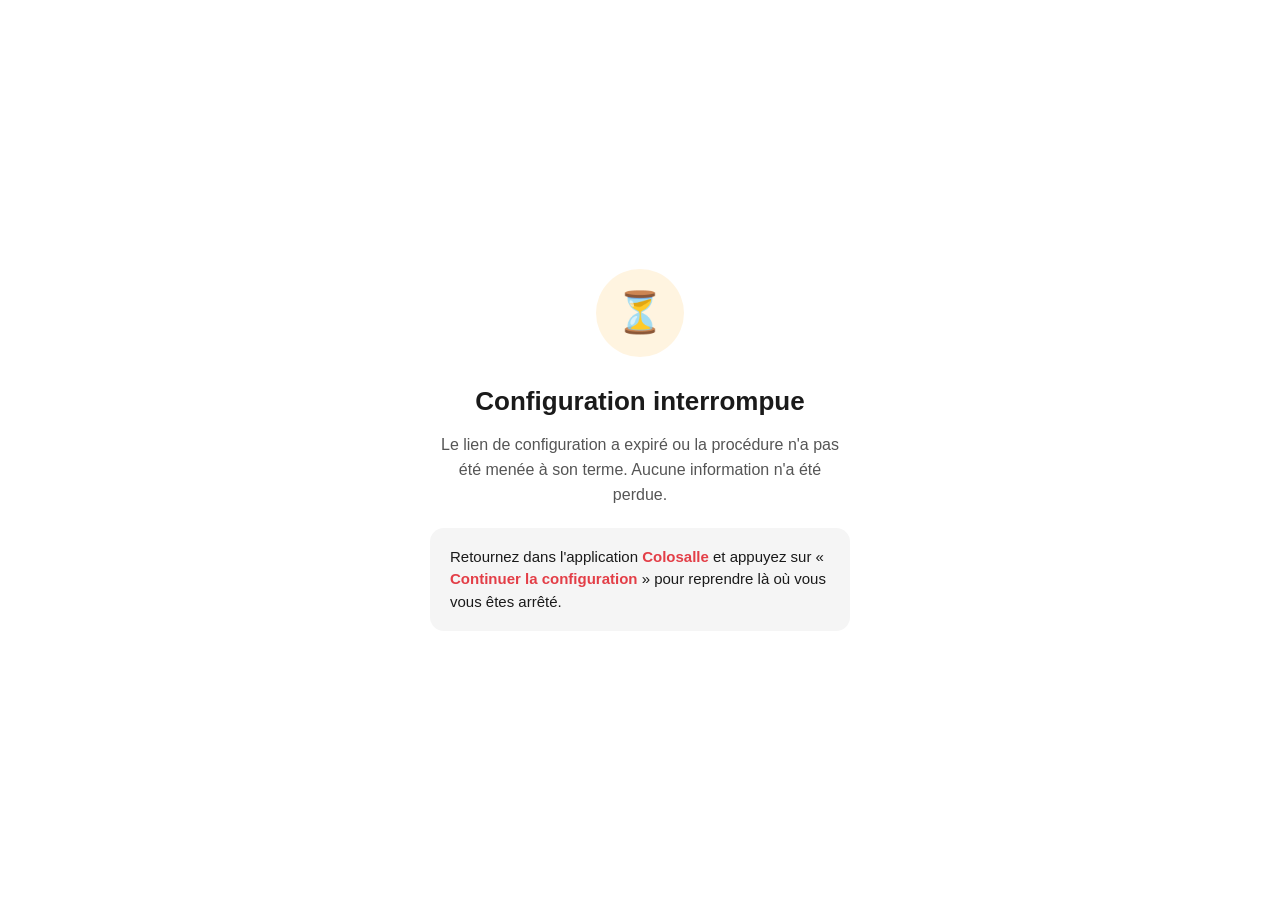
<file: stripe-refresh.html>
<!DOCTYPE html>
<html lang="fr">
<head>
  <meta charset="utf-8">
  <meta name="viewport" content="width=device-width, initial-scale=1">
  <title>Configuration interrompue — Colosalle</title>
  <style>
    body {
      font-family: -apple-system, BlinkMacSystemFont, "Segoe UI", Roboto, sans-serif;
      background: #fff;
      color: #1a1a1a;
      margin: 0;
      min-height: 100vh;
      display: flex;
      align-items: center;
      justify-content: center;
      padding: 24px;
      box-sizing: border-box;
    }
    .card { max-width: 420px; text-align: center; }
    .badge {
      width: 88px; height: 88px; border-radius: 50%;
      background: rgba(255, 165, 0, 0.12);
      display: flex; align-items: center; justify-content: center;
      margin: 0 auto 28px; font-size: 40px;
    }
    h1 { font-size: 26px; line-height: 1.25; margin: 0 0 16px; }
    p { font-size: 16px; line-height: 1.55; color: #555; margin: 0 0 20px; }
    .action {
      background: #f5f5f5; border-radius: 14px;
      padding: 18px 20px; font-size: 15px; line-height: 1.5;
      color: #1a1a1a; text-align: left;
    }
    strong { color: #E33E47; }
  </style>
</head>
<body>
  <div class="card">
    <div class="badge">⏳</div>
    <h1>Configuration interrompue</h1>
    <p>
      Le lien de configuration a expiré ou la procédure n'a pas été
      menée à son terme. Aucune information n'a été perdue.
    </p>
    <div class="action">
      Retournez dans l'application <strong>Colosalle</strong> et appuyez
      sur « <strong>Continuer la configuration</strong> » pour reprendre
      là où vous vous êtes arrêté.
    </div>
  </div>
</body>
</html>
</file>
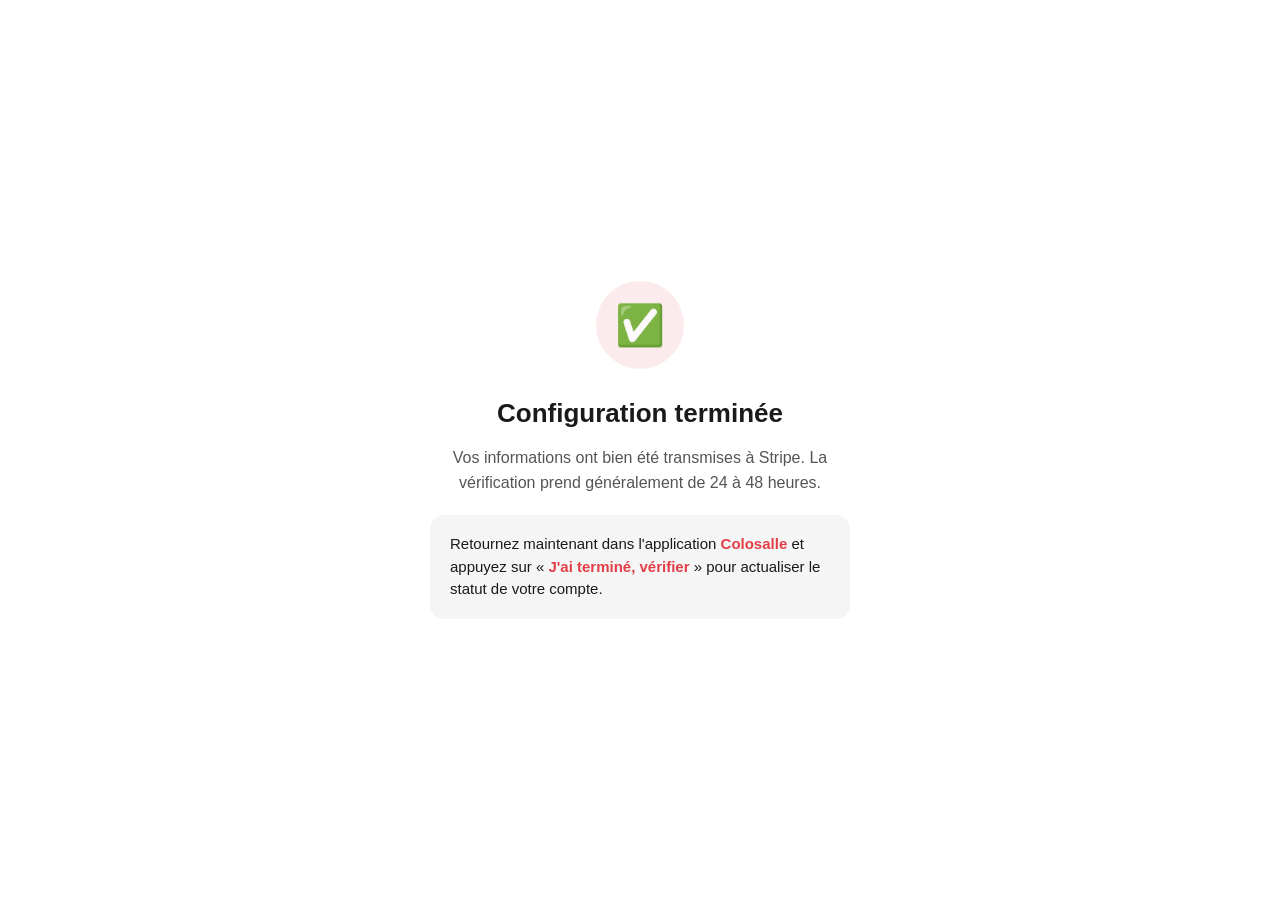
<file: stripe-success.html>
<!DOCTYPE html>
<html lang="fr">
<head>
  <meta charset="utf-8">
  <meta name="viewport" content="width=device-width, initial-scale=1">
  <title>Configuration terminée — Colosalle</title>
  <style>
    body {
      font-family: -apple-system, BlinkMacSystemFont, "Segoe UI", Roboto, sans-serif;
      background: #fff;
      color: #1a1a1a;
      margin: 0;
      min-height: 100vh;
      display: flex;
      align-items: center;
      justify-content: center;
      padding: 24px;
      box-sizing: border-box;
    }
    .card { max-width: 420px; text-align: center; }
    .badge {
      width: 88px; height: 88px; border-radius: 50%;
      background: rgba(227, 62, 71, 0.1);
      display: flex; align-items: center; justify-content: center;
      margin: 0 auto 28px; font-size: 40px;
    }
    h1 { font-size: 26px; line-height: 1.25; margin: 0 0 16px; }
    p { font-size: 16px; line-height: 1.55; color: #555; margin: 0 0 20px; }
    .action {
      background: #f5f5f5; border-radius: 14px;
      padding: 18px 20px; font-size: 15px; line-height: 1.5;
      color: #1a1a1a; text-align: left;
    }
    strong { color: #E33E47; }
  </style>
</head>
<body>
  <div class="card">
    <div class="badge">✅</div>
    <h1>Configuration terminée</h1>
    <p>
      Vos informations ont bien été transmises à Stripe.
      La vérification prend généralement de 24 à 48&nbsp;heures.
    </p>
    <div class="action">
      Retournez maintenant dans l'application <strong>Colosalle</strong>
      et appuyez sur « <strong>J'ai terminé, vérifier</strong> » pour
      actualiser le statut de votre compte.
    </div>
  </div>
</body>
</html>
</file>
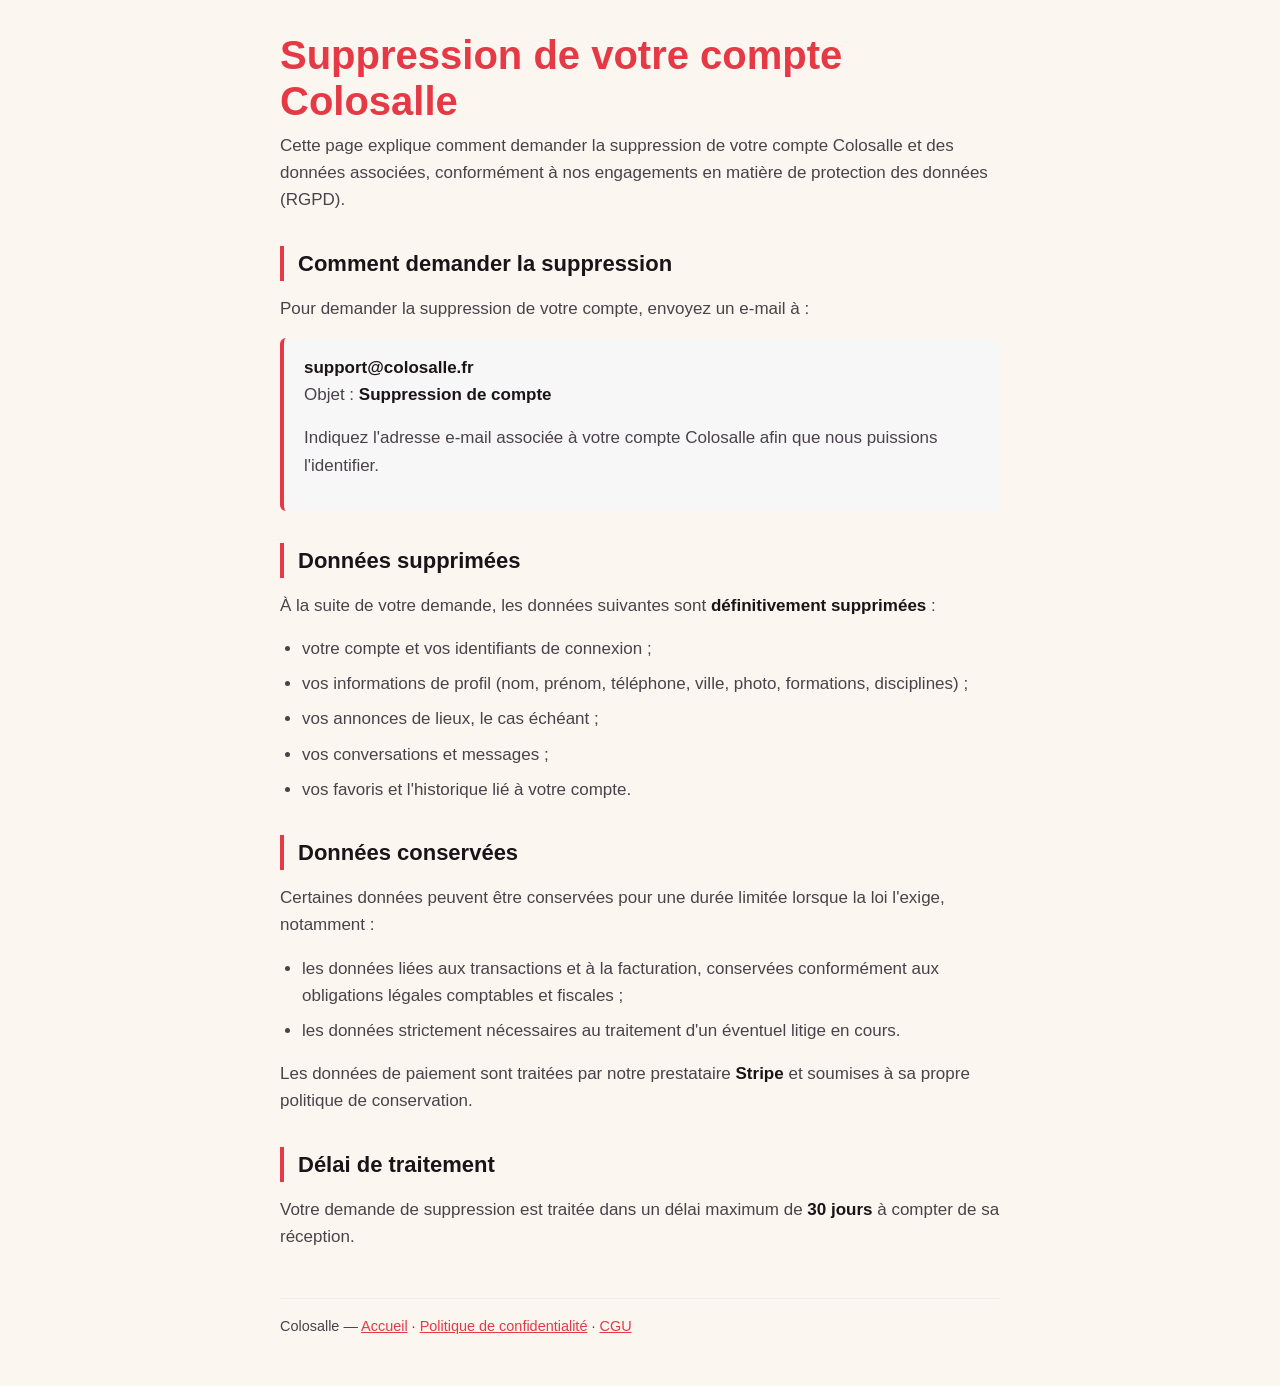
<file: suppression-compte.html>
<!DOCTYPE html>
<html lang="fr">
<head>
  <meta charset="UTF-8">
  <meta name="viewport" content="width=device-width, initial-scale=1.0">
  <title>Suppression de compte — Colosalle</title>
  <link rel="stylesheet" href="style.css">
  <style>
    /* Repli minimal si style.css n'est pas chargé */
    body { font-family: -apple-system, BlinkMacSystemFont, 'Segoe UI', Roboto, sans-serif;
           max-width: 760px; margin: 0 auto; padding: 32px 20px; line-height: 1.6; color: #222; }
    h1 { color: #E63946; }
    h2 { margin-top: 32px; }
    a { color: #E63946; }
    .box { background: #f7f7f7; border-left: 4px solid #E63946; padding: 16px 20px; border-radius: 6px; }
    footer { margin-top: 48px; font-size: 0.85em; color: #777; border-top: 1px solid #eee; padding-top: 16px; }
  </style>
</head>
<body>
  <h1>Suppression de votre compte Colosalle</h1>

  <p>Cette page explique comment demander la suppression de votre compte
  Colosalle et des données associées, conformément à nos engagements en
  matière de protection des données (RGPD).</p>

  <h2>Comment demander la suppression</h2>
  <p>Pour demander la suppression de votre compte, envoyez un e-mail à :</p>
  <div class="box">
    <p><strong>support@colosalle.fr</strong><br>
    Objet : <strong>Suppression de compte</strong></p>
    <p>Indiquez l'adresse e-mail associée à votre compte Colosalle afin que
    nous puissions l'identifier.</p>
  </div>

  <h2>Données supprimées</h2>
  <p>À la suite de votre demande, les données suivantes sont
  <strong>définitivement supprimées</strong> :</p>
  <ul>
    <li>votre compte et vos identifiants de connexion ;</li>
    <li>vos informations de profil (nom, prénom, téléphone, ville, photo,
    formations, disciplines) ;</li>
    <li>vos annonces de lieux, le cas échéant ;</li>
    <li>vos conversations et messages ;</li>
    <li>vos favoris et l'historique lié à votre compte.</li>
  </ul>

  <h2>Données conservées</h2>
  <p>Certaines données peuvent être conservées pour une durée limitée lorsque
  la loi l'exige, notamment :</p>
  <ul>
    <li>les données liées aux transactions et à la facturation, conservées
    conformément aux obligations légales comptables et fiscales ;</li>
    <li>les données strictement nécessaires au traitement d'un éventuel litige
    en cours.</li>
  </ul>
  <p>Les données de paiement sont traitées par notre prestataire
  <strong>Stripe</strong> et soumises à sa propre politique de conservation.</p>

  <h2>Délai de traitement</h2>
  <p>Votre demande de suppression est traitée dans un délai maximum de
  <strong>30 jours</strong> à compter de sa réception.</p>

  <footer>
    <p>Colosalle — <a href="index.html">Accueil</a> ·
    <a href="confidentialite.html">Politique de confidentialité</a> ·
    <a href="cgu.html">CGU</a></p>
  </footer>
</body>
</html>
</file>
<file: style.css>
/* Colosalle — pages légales */
:root {
  --rouge: #E63946;
  --rouge-fonce: #B22B36;
  --creme: #FBF7F0;
  --creme-carte: #FFFFFF;
  --encre: #1A1418;
  --encre-douce: #4A424A;
  --filet: #E8DFD3;
  --max: 780px;
}

* { box-sizing: border-box; }

html { scroll-behavior: smooth; }

body {
  margin: 0;
  background: var(--creme);
  color: var(--encre);
  font-family: 'Inter', -apple-system, BlinkMacSystemFont, 'Segoe UI', sans-serif;
  font-size: 17px;
  line-height: 1.7;
  -webkit-font-smoothing: antialiased;
}

/* ---- En-tête ---- */
.site-header {
  background: var(--rouge);
  color: var(--creme);
  padding: 28px 24px;
  text-align: center;
  border-bottom: 4px solid var(--rouge-fonce);
}
.site-header a { color: var(--creme); text-decoration: none; }
.wordmark {
  font-family: 'Outfit', sans-serif;
  font-weight: 800;
  font-size: clamp(28px, 6vw, 40px);
  letter-spacing: 0.08em;
  text-transform: uppercase;
  margin: 0;
  line-height: 1;
  color: var(--creme);
}
.tagline {
  font-family: 'Outfit', sans-serif;
  font-size: 14px;
  font-weight: 600;
  opacity: 0.95;
  margin: 10px 0 0;
  letter-spacing: 0.02em;
}

/* ---- Navigation ---- */
.legal-nav {
  display: flex;
  justify-content: center;
  gap: 8px;
  flex-wrap: wrap;
  padding: 16px 24px;
  background: var(--creme-carte);
  border-bottom: 1px solid var(--filet);
  position: sticky;
  top: 0;
  z-index: 10;
}
.legal-nav a {
  font-size: 14px;
  font-weight: 600;
  color: var(--encre-douce);
  text-decoration: none;
  padding: 8px 16px;
  border-radius: 999px;
  transition: background 0.15s, color 0.15s;
}
.legal-nav a:hover { background: var(--creme); color: var(--rouge); }
.legal-nav a.active { background: var(--rouge); color: var(--creme); }

/* ---- Contenu ---- */
main {
  max-width: var(--max);
  margin: 0 auto;
  padding: 48px 24px 80px;
}

h1 {
  font-family: 'Outfit', sans-serif;
  font-weight: 800;
  font-size: clamp(28px, 5vw, 40px);
  line-height: 1.15;
  margin: 0 0 8px;
  color: var(--encre);
}
.maj {
  color: var(--encre-douce);
  font-size: 15px;
  margin: 0 0 40px;
  padding-bottom: 20px;
  border-bottom: 2px solid var(--rouge);
}

h2 {
  font-family: 'Outfit', sans-serif;
  font-weight: 700;
  font-size: 22px;
  margin: 44px 0 14px;
  padding-left: 14px;
  border-left: 4px solid var(--rouge);
  color: var(--encre);
}
h3 {
  font-weight: 700;
  font-size: 18px;
  margin: 28px 0 10px;
  color: var(--rouge-fonce);
}

p { margin: 0 0 16px; color: var(--encre-douce); }
strong { color: var(--encre); }

ul { margin: 0 0 16px; padding-left: 22px; color: var(--encre-douce); }
li { margin-bottom: 8px; }

a { color: var(--rouge); }

/* ---- Encadré info ---- */
.callout {
  background: #FCEEEF;
  border: 1px solid var(--rouge);
  border-radius: 12px;
  padding: 18px 22px;
  margin: 24px 0;
}
.callout p { margin: 0; color: var(--encre); }

/* ---- Tableaux ---- */
.table-wrap { overflow-x: auto; margin: 0 0 24px; }
table {
  border-collapse: collapse;
  width: 100%;
  font-size: 15px;
  background: var(--creme-carte);
  border-radius: 12px;
  overflow: hidden;
}
th, td {
  text-align: left;
  padding: 12px 16px;
  border-bottom: 1px solid var(--filet);
  vertical-align: top;
}
th {
  background: var(--rouge);
  color: var(--creme);
  font-weight: 600;
  font-size: 14px;
}
td { color: var(--encre-douce); }
tr:last-child td { border-bottom: none; }

hr {
  border: none;
  border-top: 1px solid var(--filet);
  margin: 40px 0;
}

/* ---- Pied de page ---- */
.site-footer {
  background: var(--encre);
  color: #C9BFC7;
  text-align: center;
  padding: 40px 24px;
  font-size: 14px;
}
.site-footer a { color: var(--creme); font-weight: 600; }
.site-footer .foot-word {
  font-family: 'Outfit', sans-serif;
  font-weight: 800;
  text-transform: uppercase;
  letter-spacing: 0.04em;
  color: var(--creme);
  font-size: 18px;
  display: block;
  margin-bottom: 12px;
}

/* ---- Accueil ---- */
.home main { text-align: center; padding-top: 72px; }
.home .lead { font-size: 19px; max-width: 560px; margin: 0 auto 40px; }
.card-grid {
  display: grid;
  grid-template-columns: 1fr 1fr;
  gap: 20px;
  max-width: 620px;
  margin: 0 auto;
}
.card {
  display: block;
  background: var(--creme-carte);
  border: 1px solid var(--filet);
  border-radius: 16px;
  padding: 32px 24px;
  text-decoration: none;
  color: var(--encre);
  transition: transform 0.15s, border-color 0.15s, box-shadow 0.15s;
}
.card:hover {
  transform: translateY(-3px);
  border-color: var(--rouge);
  box-shadow: 0 8px 24px rgba(230,57,70,0.12);
}
.card h2 {
  border: none;
  padding: 0;
  margin: 0 0 8px;
  font-size: 20px;
}
.card p { margin: 0; font-size: 14px; }

@media (max-width: 560px) {
  .card-grid { grid-template-columns: 1fr; }
  body { font-size: 16px; }
}

@media (prefers-reduced-motion: reduce) {
  * { transition: none !important; scroll-behavior: auto !important; }
}
</file>
